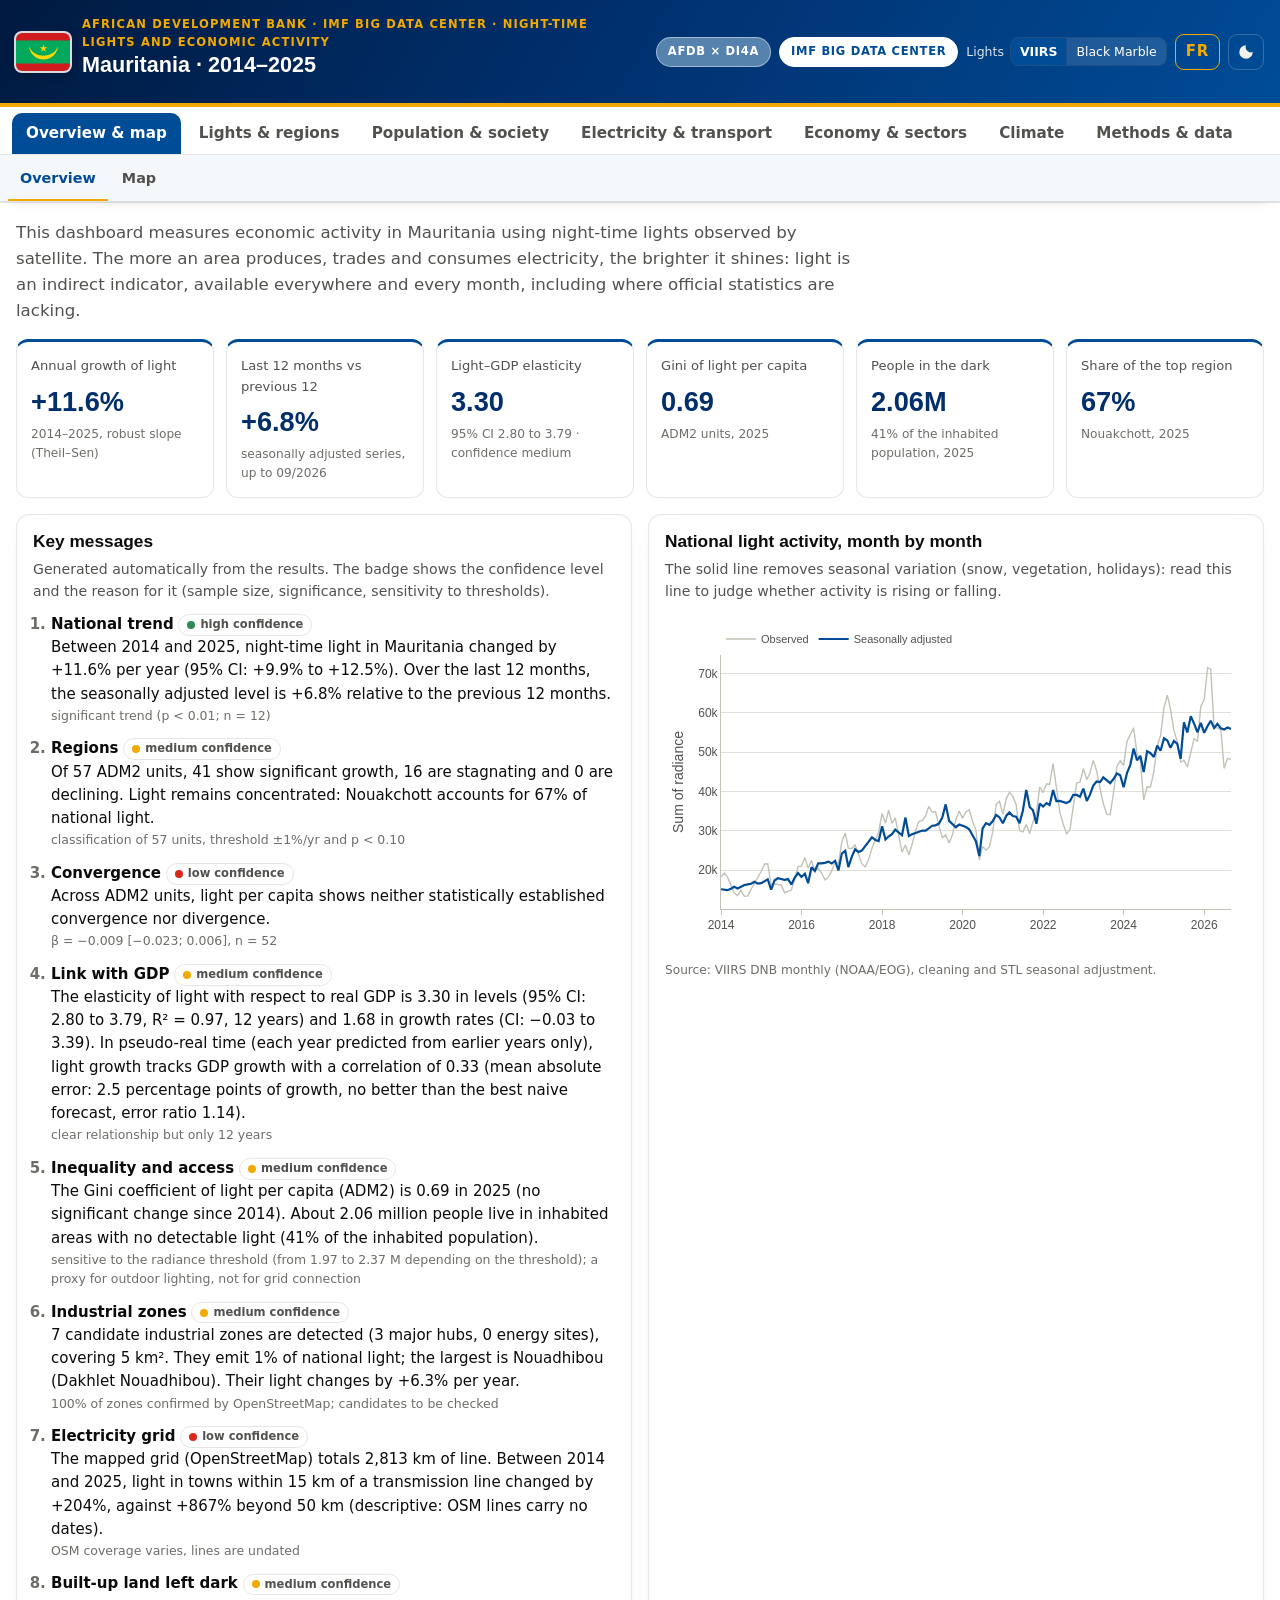
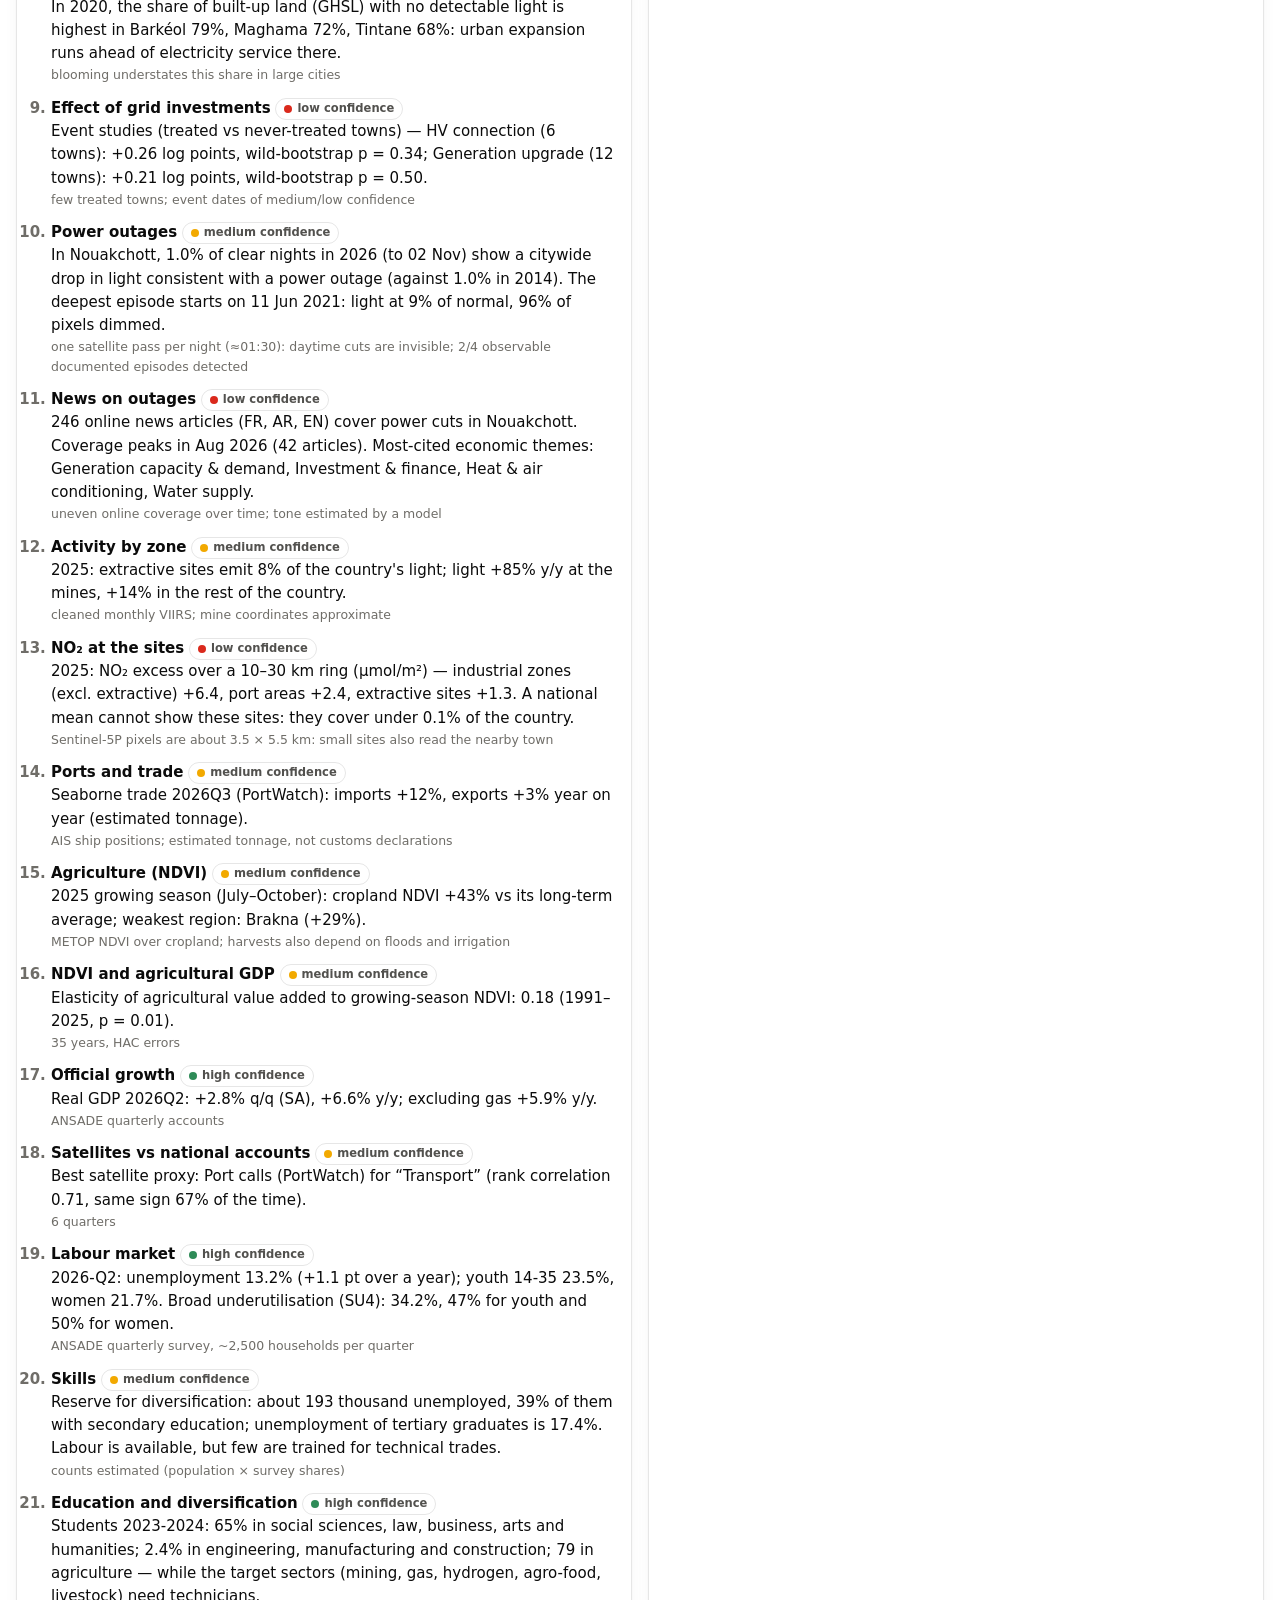
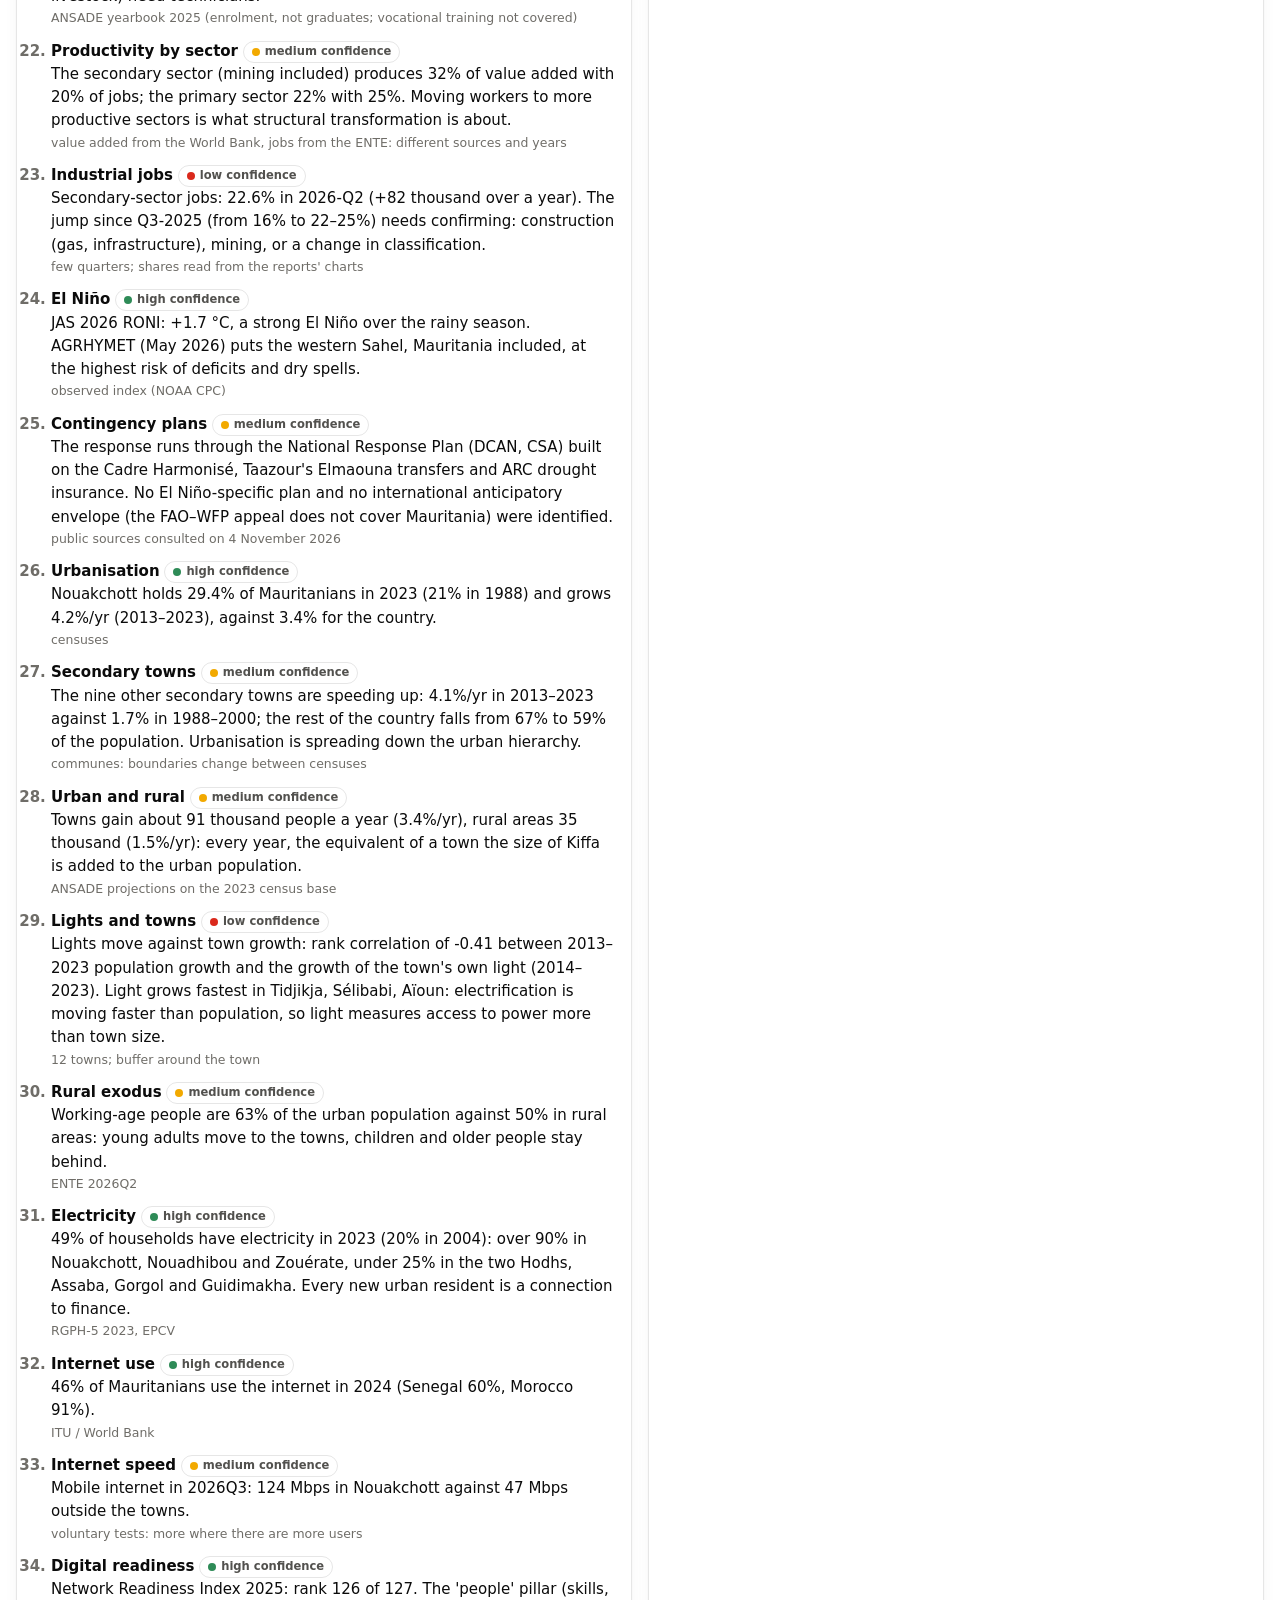
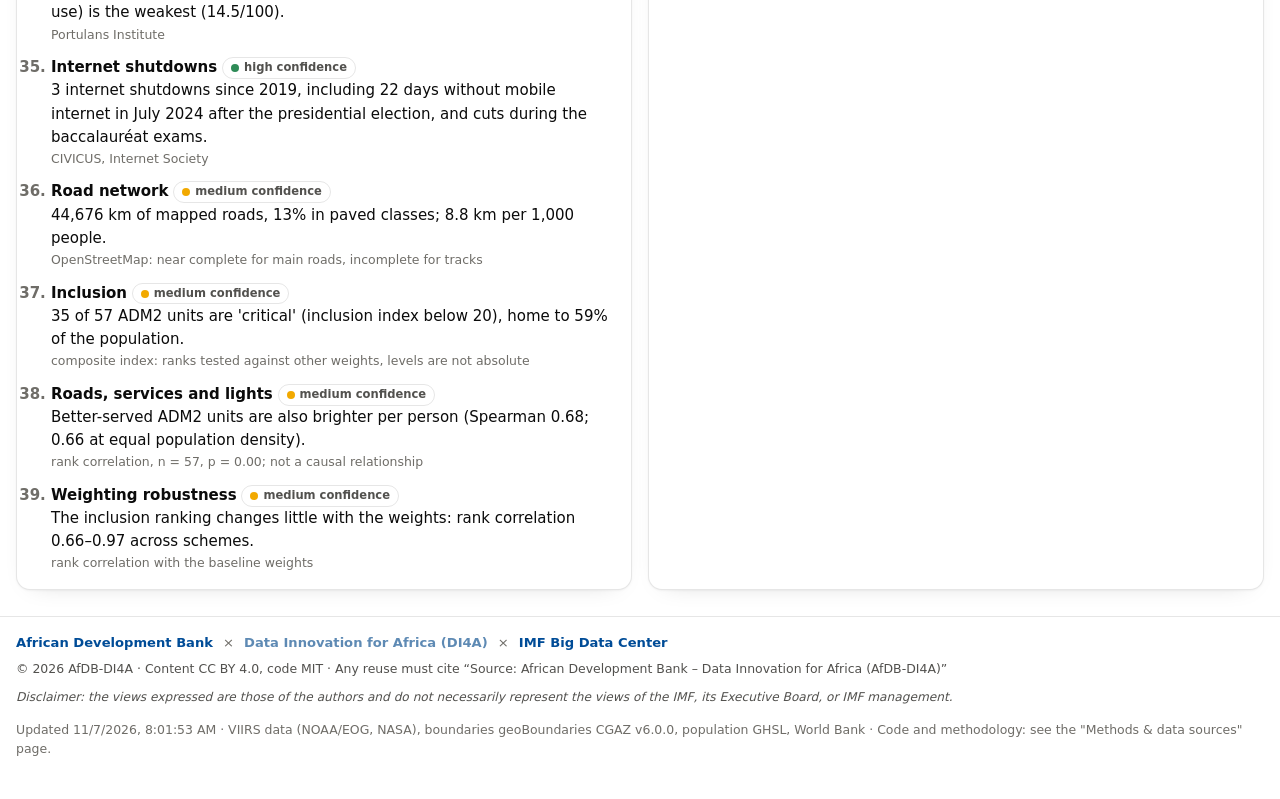
<file: index.html>
<!DOCTYPE html>
<html lang="en">
<head>
<meta charset="utf-8">
<meta http-equiv="Cache-Control" content="no-cache">
<meta name="viewport" content="width=device-width, initial-scale=1, viewport-fit=cover">
<title>Night-Time Lights and Economic Activity</title>
<meta name="description" content="Dashboard: economic activity measured with night-time lights (VIIRS) at national and subnational levels.">
<link rel="icon" href="data:image/svg+xml,%3Csvg xmlns='http://www.w3.org/2000/svg' viewBox='0 0 32 32'%3E%3Crect width='32' height='32' rx='7' fill='%23004C97'/%3E%3Ccircle cx='11' cy='13' r='3' fill='%23F5BD47'/%3E%3Ccircle cx='21' cy='19' r='2' fill='%23F5BD47'/%3E%3Ccircle cx='19' cy='9' r='1.4' fill='%23fde7a6'/%3E%3C/svg%3E">
<link rel="stylesheet" href="assets/vendor/leaflet.css?v=20261107080153">
<link rel="stylesheet" href="assets/style.css?v=20261107080153">
<script>
  // apply the stored theme before first paint (no flash)
  try { const t = localStorage.getItem("ntl-theme"); if (t === "light" || t === "dark") document.documentElement.dataset.theme = t; } catch (e) {}
</script>
</head>
<body>
<a class="skip" href="#main">Skip to content</a>
<header class="topbar">
  <div class="brand">
    <img id="flag" class="flag" alt="Flag" hidden>
    <div>
      <div class="eyebrow">African Development Bank · IMF Big Data Center · Night-time lights and economic activity</div>
      <h1 id="country-title">Loading…</h1>
    </div>
  </div>
  <div class="controls">
    <span class="cobrand">AfDB × DI4A</span>
    <span class="cobrand imf">IMF Big Data Center</span>
    <div id="ntl-src" class="ntl-src" hidden></div>
    <a id="lang-switch" class="lang-btn" href="#" title="Version française" hreflang="fr">FR</a>
    <label class="sr" for="country-select">Country</label>
    <select id="country-select" hidden></select>
    <button id="theme-toggle" class="icon-btn" type="button" aria-label="Toggle theme" title="Light / dark theme">
      <svg viewBox="0 0 24 24" width="18" height="18" aria-hidden="true"><path fill="currentColor" d="M12 3a9 9 0 1 0 9 9 7 7 0 0 1-9-9z"/></svg>
    </button>
  </div>
</header>
<div id="synthetic-banner" class="banner" hidden role="alert">
  ⚠️ <strong>Synthetic test data</strong>: this dashboard is only meant to check the processing pipeline.
  None of the figures shown are real statistics.
</div>
<nav class="topics" aria-label="Topics">
  <a href="#overview" data-topic="home">Overview & map</a>
  <a href="#time" data-topic="lights">Lights & regions</a>
  <a href="#urban" data-topic="people">Population & society</a>
  <a href="#grid" data-topic="energy">Electricity &amp; transport</a>
  <a href="#macro" data-topic="economy">Economy & sectors</a>
  <a href="#climate" data-topic="climate">Climate</a>
  <a href="#method" data-topic="about">Methods & data</a>
</nav>
<nav class="tabs" aria-label="Pages">
  <a href="#overview" data-page="overview" data-topic="home">Overview</a>
  <a href="#map" data-page="map" data-topic="home">Map</a>
  <a href="#time" data-page="time" data-topic="lights">Trends</a>
  <a href="#regions" data-page="regions" data-topic="lights">Regions</a>
  <a href="#inequality" data-page="inequality" data-topic="lights">Inequality</a>
  <a href="#urban" data-page="urban" data-topic="people">Population &amp; urbanisation</a>
  <a href="#labour" data-page="labour" data-topic="people">Labour market</a>
  <a href="#digital" data-page="digital" data-topic="people">Digital</a>
  <a href="#grid" data-page="grid" data-topic="energy">Electricity grid</a>
  <a href="#outages" data-page="outages" data-topic="energy">Power outages</a>
  <a href="#transport" data-page="transport" data-topic="energy">Transport &amp; services</a>
  <a href="#macro" data-page="macro" data-topic="economy">Growth</a>
  <a href="#industry" data-page="industry" data-topic="economy">Industrial zones</a>
  <a href="#zones" data-page="zones" data-topic="economy">Activity by zone</a>
  <a href="#ports" data-page="ports" data-topic="economy">Ports &amp; trade</a>
  <a href="#agri" data-page="agri" data-topic="economy">Agriculture</a>
  <a href="#climate" data-page="climate" data-topic="climate">Climate</a>
  <a href="#method" data-page="method" data-topic="about">Methods &amp; data sources</a>
  <a href="#data" data-page="data" data-topic="about">Data</a>
</nav>

<main id="main" class="wrap">
  <!-- ================================ OVERVIEW ================================ -->
  <section class="page" id="page-overview">
    <p class="lede" id="lede"></p>
    <div class="kpis" id="kpis"></div>
    <div class="grid two">
      <article class="card">
        <h2>Key messages</h2>
        <p class="help">Generated automatically from the results. The badge shows the confidence level
          and the reason for it (sample size, significance, sensitivity to thresholds).</p>
        <ol class="messages" id="messages"></ol>
      </article>
      <article class="card">
        <h2>National light activity, month by month</h2>
        <p class="help">The solid line removes seasonal variation (snow, vegetation, holidays): read this line
          to judge whether activity is rising or falling.</p>
        <div class="chart" id="ov-series"></div>
        <p class="source">Source: VIIRS DNB monthly (NOAA/EOG), cleaning and STL seasonal adjustment.</p>
      </article>
    </div>
  </section>

  <!-- ================================ MAP ================================ -->
  <section class="page" id="page-map" hidden>
    <div class="card map-card">
      <div class="map-toolbar" role="group" aria-label="Map options">
        <div class="seg" id="map-mode">
          <button type="button" data-mode="choro" class="on">Indicators</button>
          <button type="button" data-mode="ntl">Lights</button>
          <button type="button" data-mode="compare">Before / after</button>
          <button type="button" data-mode="dark">Areas in the dark</button>
        </div>
        <label class="ctl" data-for="choro">Level
          <select id="map-level"></select></label>
        <label class="ctl" data-for="choro">Indicator
          <select id="map-indicator"></select></label>
        <label class="ctl" data-for="choro">Year
          <select id="map-ind-year"></select></label>
        <div class="ctl" data-for="ntl">
          <button type="button" id="map-play" class="play-btn" aria-label="Play the animation" title="Play the animation">▶</button>
          <label for="map-year">Year <span id="year-label" class="mono"></span></label>
          <input type="range" id="map-year" min="0" max="0" step="1" aria-label="Year"></div>
        <label class="ctl" data-for="compare">Left <select id="cmp-a"></select></label>
        <label class="ctl" data-for="compare">Right <select id="cmp-b"></select></label>
      </div>
      <div class="map-wrap">
        <div id="map" class="map" role="region" aria-label="Interactive map"></div>
        <div id="map-b" class="map map-b" hidden aria-hidden="true"></div>
        <div class="map-legend" id="map-legend"></div>
        <div class="map-fallback" id="map-fallback" hidden style="display:none"></div>
        <div class="map-year" id="map-year-badge" hidden></div>
        <div class="map-year b" id="map-year-badge-b" hidden></div>
      </div>
      <p class="help" id="map-help"></p>
      <p class="source" id="map-source"></p>
    </div>
  </section>

  <!-- ================================ TIME ================================ -->
  <section class="page" id="page-time" hidden>
    <article class="card">
      <h2>National series: observed, seasonally adjusted, trend</h2>
      <p class="help">Grey bands mark known events; purple lines, statistically detected structural breaks;
        orange dots, anomalous months (deviation of at least 5% after removing seasonality).</p>
      <div class="chart tall" id="t-series"></div>
      <p class="source">Source: VIIRS DNB monthly (VCMSLCFG); robust STL on log(SoL); breaks from piecewise-linear segmentation.</p>
    </article>
    <div class="grid two">
      <article class="card">
        <h2>Year-on-year growth (same month)</h2>
        <p class="help">Comparing a month with the same month of the previous year neutralises seasonality.</p>
        <div class="chart" id="t-yoy"></div>
        <p class="source">Source: VIIRS DNB monthly; own calculations.</p>
      </article>
      <article class="card">
        <h2>Regions (ADM1), seasonally adjusted series</h2>
        <p class="help">Index 100 = first-year average: this compares growth paths, not sizes.</p>
        <div class="chart" id="t-regions"></div>
        <p class="source">Source: VIIRS DNB monthly; STL by region.</p>
      </article>
    </div>
    <h2 class="section-title">Lights and GDP</h2>
    <div class="grid two">
      <article class="card">
        <h3>Relationship between log(lights) and log(real GDP)</h3>
        <p class="help">The slope β is the elasticity: on average, +1% GDP is associated with +β% light.</p>
        <div class="chart" id="g-scatter"></div>
        <div id="g-table"></div>
        <p class="source">Sources: VIIRS VNL V2 annual; World Bank (NY.GDP.MKTP.KD); OLS, HAC standard errors.</p>
      </article>
      <article class="card">
        <h3>GDP growth: official and estimated from lights</h3>
        <p class="help">Out-of-sample estimate: each year is predicted without using it. The last point,
          if any, estimates a year not yet covered by official statistics.</p>
        <div class="chart" id="g-track"></div>
        <p class="source">Sources: World Bank; VIIRS monthly aggregated by year; growth-rate model.</p>
      </article>
    </div>
  </section>

  <!-- ================================ REGIONS ================================ -->
  <section class="page" id="page-regions" hidden>
    <div class="toolbar">
      <div class="seg" id="reg-level"></div>
      <input type="search" id="reg-search" placeholder="Search for a unit…" aria-label="Search for a unit">
    </div>
    <div class="grid two">
      <article class="card">
        <h2>Who is growing, stagnating or declining?</h2>
        <p class="help">Robust annual growth (Theil–Sen slope) with its 95% interval. "Growth" and
          "Decline" require a statistically significant trend of at least ±1%/year.</p>
        <div class="chart tall" id="r-rank"></div>
        <p class="source">Source: VIIRS VNL V2 annual, gas flares masked.</p>
      </article>
      <article class="card">
        <h2>Where is activity concentrated?</h2>
        <p class="help">Share of national light emitted by the brightest unit and by the brightest 10% of units.</p>
        <div class="chart" id="r-conc"></div>
        <h3>Convergence</h3>
        <p class="help">Each point is a unit: growth of light per capita against its initial level.
          A negative slope means the least-lit units are catching up.</p>
        <div class="chart" id="r-beta"></div>
        <p class="source">Source: VIIRS VNL V2; population GHSL/WorldPop.</p>
      </article>
    </div>
    <article class="card flush">
      <div class="table-wrap"><table id="r-table" class="data"></table></div>
    </article>
  </section>

  <!-- ================================ INEQUALITY ================================ -->
  <section class="page" id="page-inequality" hidden>
    <div class="grid two">
      <article class="card">
        <h2>Lorenz curve of light</h2>
        <p class="help">The further the curve lies from the diagonal, the more light (and the activity it reflects) is
          concentrated in a small share of the population.</p>
        <div class="chart" id="i-lorenz"></div>
        <p class="source">Source: VIIRS VNL V2; population GHSL/WorldPop; light per capita of units.</p>
      </article>
      <article class="card">
        <h2>Gini and Theil over time</h2>
        <p class="help">The Theil index decomposes into inequality <em>between</em> regions and <em>within</em> regions.</p>
        <div class="chart" id="i-gini"></div>
        <div class="chart short" id="i-theil"></div>
        <p class="source">Source: calculations on VIIRS VNL V2 and population.</p>
      </article>
    </div>
    <h2 class="section-title">Populations "in the dark"</h2>
    <div class="grid two">
      <article class="card">
        <h3>Population in lit settled areas and access to electricity</h3>
        <p class="help">Share of the settled population living in pixels lit in EOG's cleaned annual image (background and
          short-lived lights removed), against the World Bank access rate. Band: cut-offs of 0.25 to 1 nW on the same image.</p>
        <div class="chart" id="i-dark"></div>
        <p class="source">Sources: VIIRS VNL V2, EOG cleaned image (average_masked); GHSL/WorldPop; World Bank (EG.ELC.ACCS.ZS).</p>
      </article>
      <article class="card">
        <h3>Where are they?</h3>
        <div class="chart tall" id="i-dark-units"></div>
        <p class="source">Source: VIIRS VNL V2; GHSL/WorldPop.</p>
      </article>
    </div>
    <article class="card">
      <h3>Urban / rural gap</h3>
      <p class="help">Light per capita in urban areas divided by that in rural areas (GHSL degree of urbanisation).</p>
      <div class="chart short" id="i-urban"></div>
    </article>
  </section>

  <!-- ================================ METHOD ================================ -->
  <!-- ================================ INDUSTRY ================================ -->
  <section class="page" id="page-industry" hidden>
    <p class="lede" id="ind-lede"></p>
    <div class="kpis" id="ind-kpis"></div>
    <div class="card map-card ind-card">
      <div class="map-toolbar" role="group" aria-label="Zone filters">
        <div class="seg" id="ind-filter">
          <button type="button" data-c="all" class="on">All</button>
          <button type="button" data-c="major">Major hubs</button>
          <button type="button" data-c="zone">Industrial / logistics zones</button>
          <button type="button" data-c="energy">Energy / extraction</button>
        </div>
        <label class="ctl"><input type="checkbox" id="ind-ntl" checked> Night lights in the background</label>
        <label class="ctl"><input type="checkbox" id="ind-poly" checked> Zone outlines</label>
      </div>
      <div class="map-wrap ind-wrap">
        <div id="imap" class="map" role="region" aria-label="Map of industrial zones"></div>
        <div class="map-legend" id="ind-legend"></div>
      </div>
      <p class="help">Each circle is a candidate zone; its area is proportional to the light it emits. Hover to identify it,
        click for its profile (light trend, non-residential buildings, NO₂, OpenStreetMap validation).</p>
      <p class="source">Sources: VIIRS VNL V2 (NOAA/EOG), GHSL BUILT-S R2023A (non-residential built-up) and GHS-POP (JRC),
        Sentinel-5P TROPOMI NO₂ (ESA/Copernicus), OpenStreetMap (validation); computed on Google Earth Engine.</p>
    </div>
    <div class="grid two">
      <article class="card">
        <h2>The 15 zones emitting the most light</h2>
        <p class="help">Share of national light emitted by each zone (latest year), colour = zone type.</p>
        <div class="chart tall" id="ind-top"></div>
      </article>
      <article class="card">
        <h2>Industrial signature of the zones</h2>
        <p class="help">The further right (mostly non-residential buildings) and the higher (much light per resident), the
          more industrial the profile. Size = light emitted.</p>
        <div class="chart tall" id="ind-scatter"></div>
      </article>
    </div>
    <article class="card">
      <h2>All detected zones</h2>
      <p class="help">Click a row to centre the map on the zone. Sortable columns.</p>
      <div class="table-wrap ind-table-wrap"><table class="data" id="ind-table"></table></div>
    </article>
    <article class="card prose">
      <h2>Method, validation and limitations</h2>
      <div id="ind-method"></div>
    </article>
  </section>

  <!-- ======================= GROWTH / AGRICULTURE / ZONES / PORTS (rendered by assets/econ.js) ======================= -->
  <section class="page" id="page-macro" hidden></section>
  <section class="page" id="page-agri" hidden></section>
  <section class="page" id="page-zones" hidden></section>
  <section class="page" id="page-ports" hidden></section>
  <section class="page" id="page-urban" hidden></section>
  <section class="page" id="page-labour" hidden></section>
  <section class="page" id="page-digital" hidden></section>
  <section class="page" id="page-climate" hidden></section>

  <!-- ======================= ELECTRICITY GRID / OUTAGES (rendered by assets/elec.js) ======================= -->
  <section class="page" id="page-grid" hidden></section>
  <section class="page" id="page-outages" hidden></section>
  <section class="page" id="page-transport" hidden></section>

  <section class="page prose" id="page-method" hidden>
    <article class="card"><div id="method"></div></article>
  </section>

  <!-- ================================ DATA ================================ -->
  <section class="page" id="page-data" hidden>
    <article class="card">
      <h2>Download the data</h2>
      <p class="help">All tables shown can be downloaded. Licences: VIIRS and Black Marble (public domain,
        attribution requested), geoBoundaries and WorldPop (CC BY 4.0), GHSL (CC BY 4.0), World Bank (CC BY 4.0), Ookla Speedtest open data (CC BY-NC-SA 4.0, non-commercial use).</p>
      <p class="lic-note"><b>© 2026 AfDB-DI4A — CC BY 4.0.</b> Any reuse of these tables, maps or figures must cite: <b>“Source: African Development Bank – Data Innovation for Africa (AfDB-DI4A)”</b>. Full terms in <code>LICENSE.txt</code>.</p>
      <p class="lic-note"><b>Disclaimer: the views expressed are those of the authors and do not necessarily represent the views of the IMF, its Executive Board, or IMF management.</b></p>
      <ul class="downloads" id="downloads"></ul>
    </article>
  </section>
</main>
<footer class="foot wrap">
  <div class="foot-brand">
    <span class="fb-afdb">African Development Bank</span>
    <span class="fb-x">×</span>
    <span class="fb-di4a">Data Innovation for Africa (DI4A)</span>
    <span class="fb-x">×</span>
    <span class="fb-imf">IMF Big Data Center</span>
    <span class="fb-lic">© 2026 AfDB-DI4A · Content CC BY 4.0, code MIT · Any reuse must cite “Source: African Development Bank – Data Innovation for Africa (AfDB-DI4A)”</span>
    <p class="disclaimer">Disclaimer: the views expressed are those of the authors and do not necessarily represent the views of the IMF, its Executive Board, or IMF management.</p>
  </div>
  <p id="foot"></p>
</footer>

<script src="assets/vendor/leaflet.js?v=20261107080153"></script>
<script>window.L || document.write('<link rel="stylesheet" href="https://unpkg.com/leaflet@1.9.4/dist/leaflet.css"><script src="https://unpkg.com/leaflet@1.9.4/dist/leaflet.js"><\/script>')</script>
<script src="assets/vendor/plotly.min.js?v=20261107080153" charset="utf-8"></script>
<script>window.Plotly || document.write('<script src="https://cdn.jsdelivr.net/npm/plotly.js-dist-min@2.35.2/plotly.min.js" charset="utf-8"><\/script>')</script>
<script src="assets/app.js?v=20261107080153"></script>
<script src="assets/elec.js?v=20261107080153"></script>
<script src="assets/econ.js?v=20261107080153"></script>
<script src="assets/lc.js?v=20261107080153"></script>
<script src="assets/ud.js?v=20261107080153"></script>
<script src="assets/tr.js?v=20261107080153"></script>
</body>
</html>
</file>
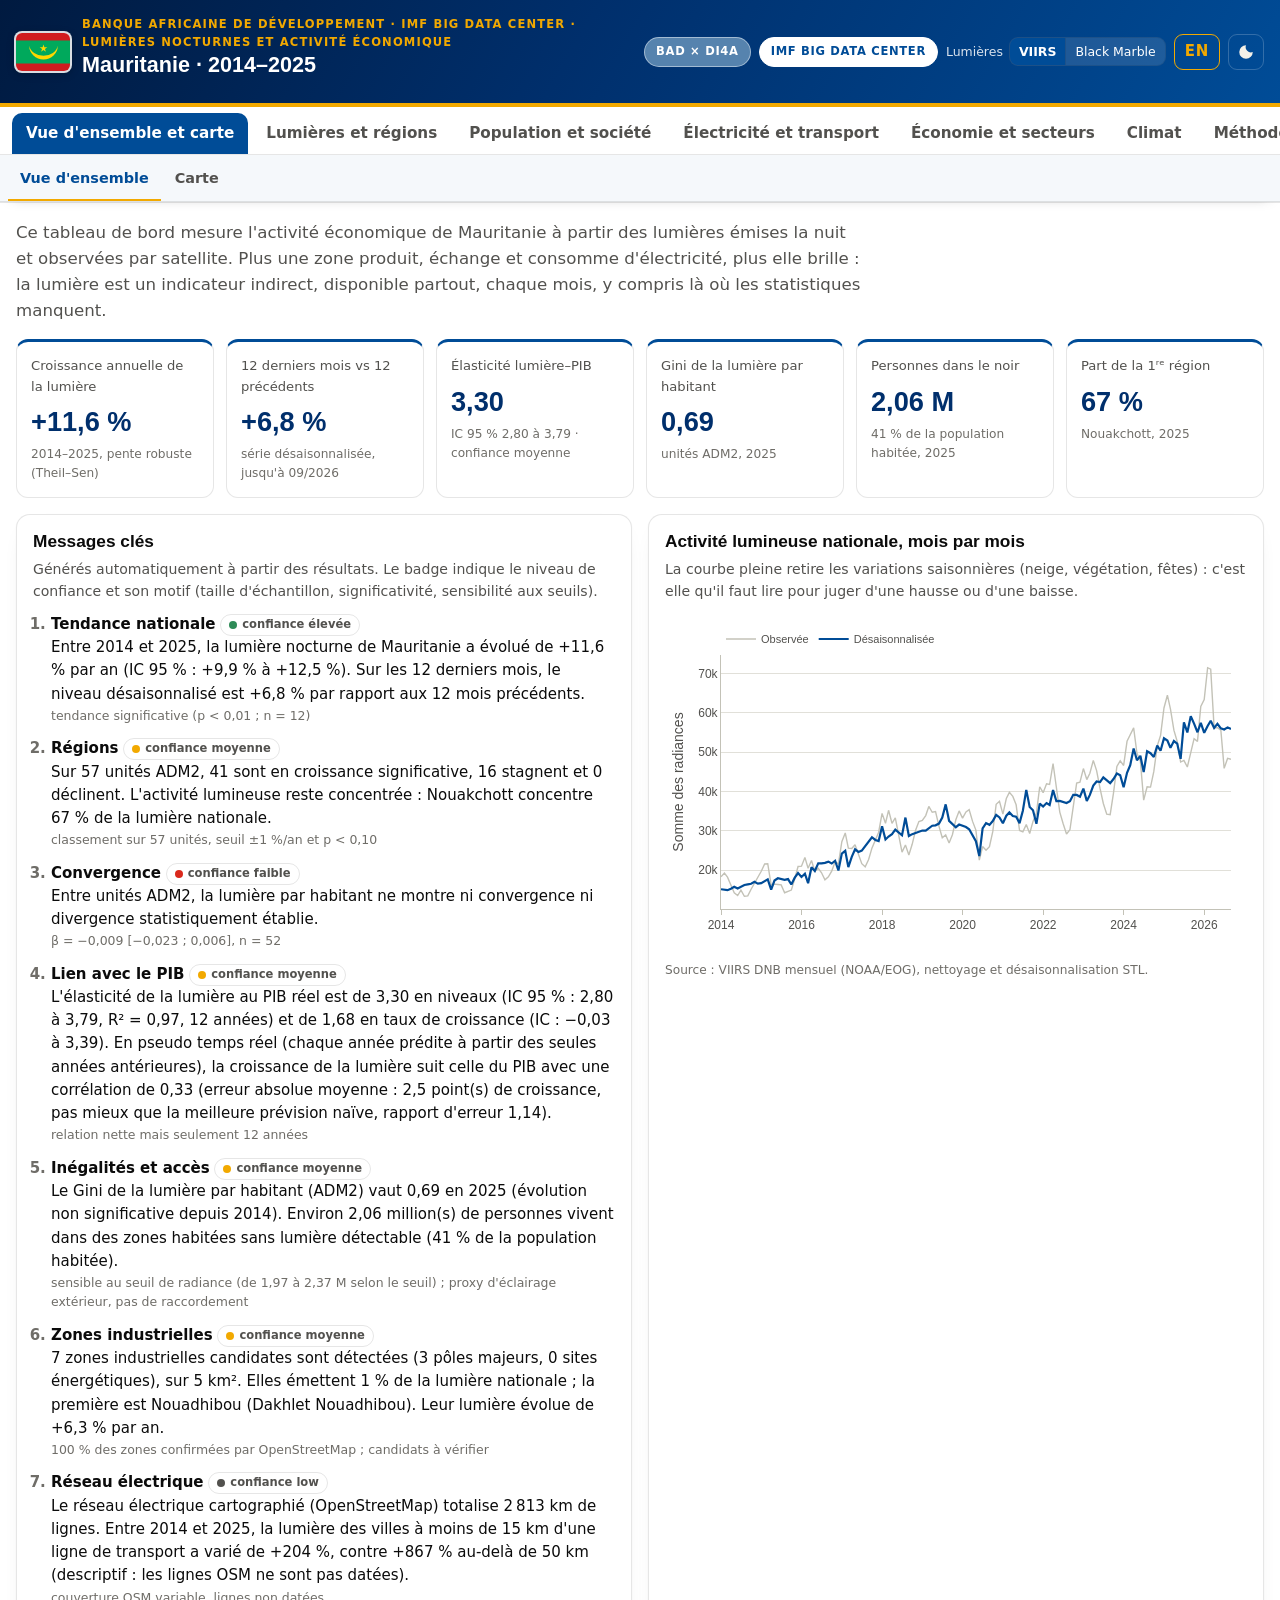
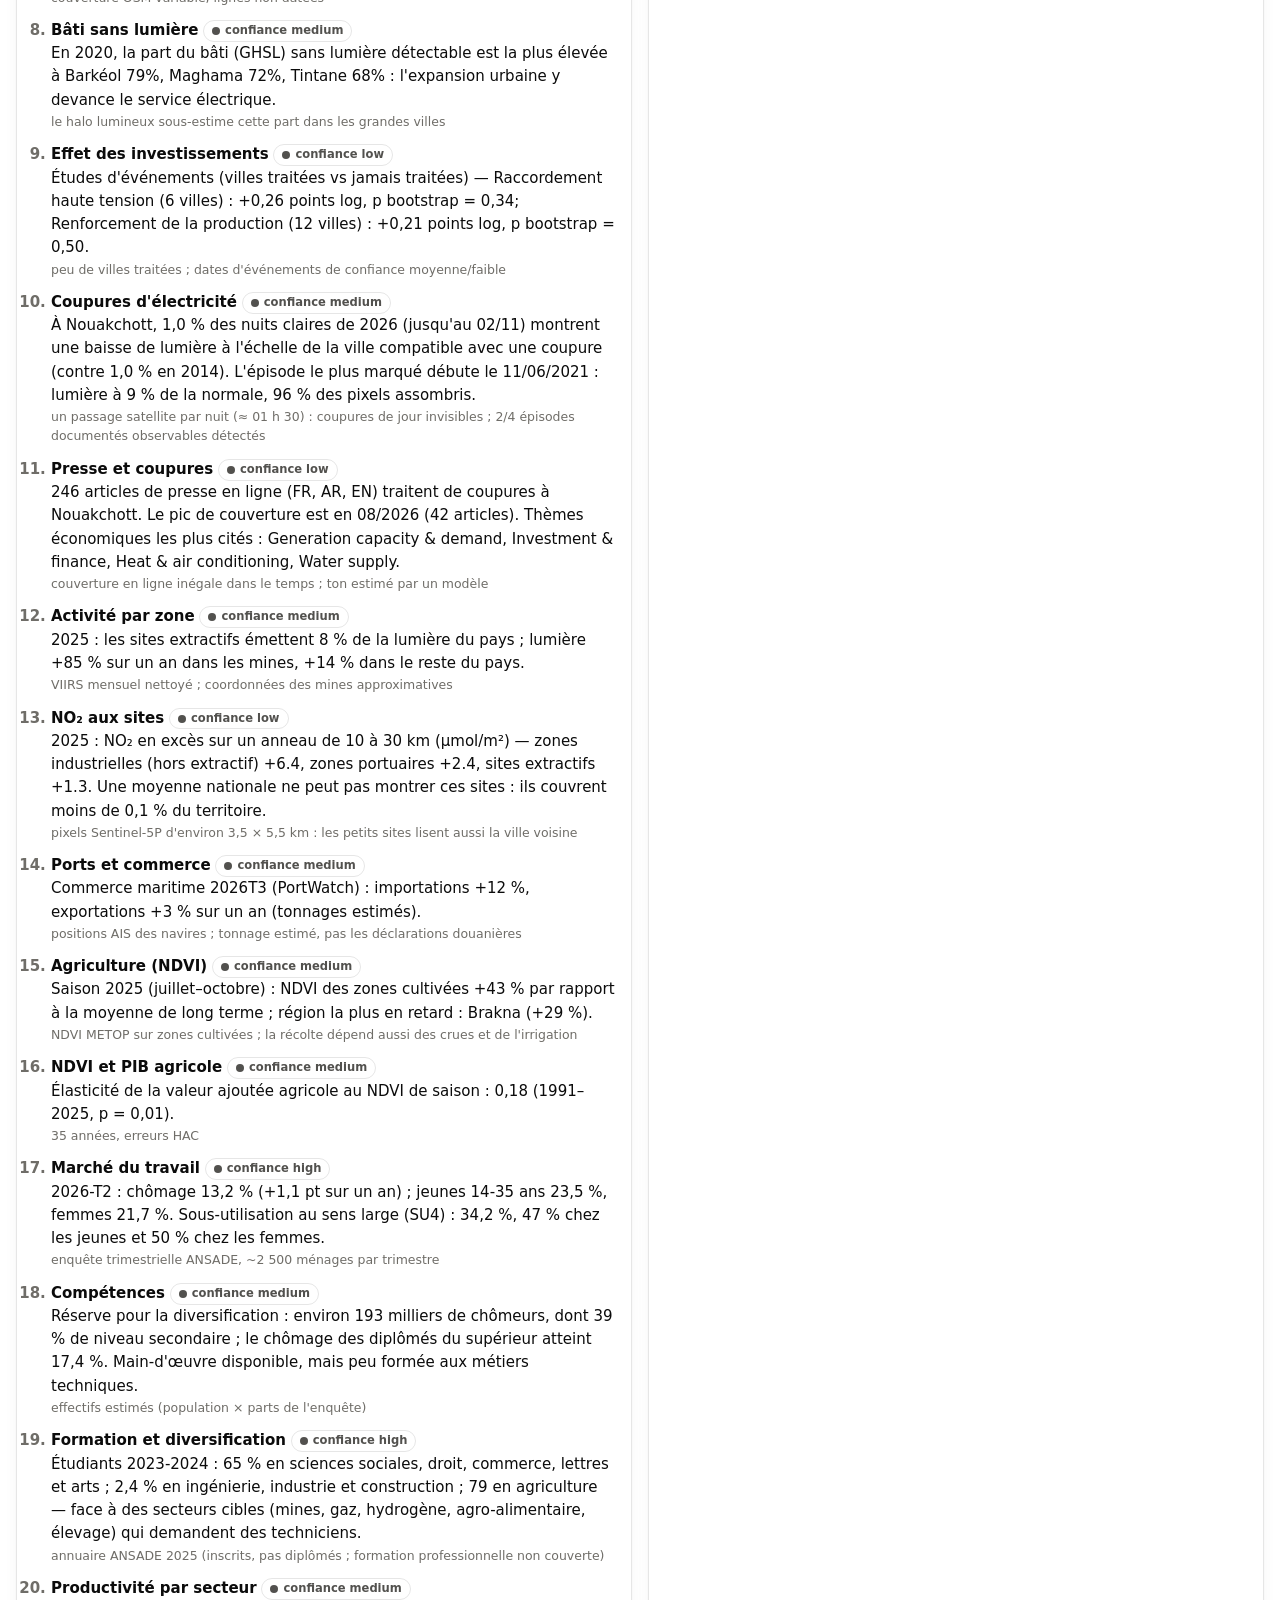
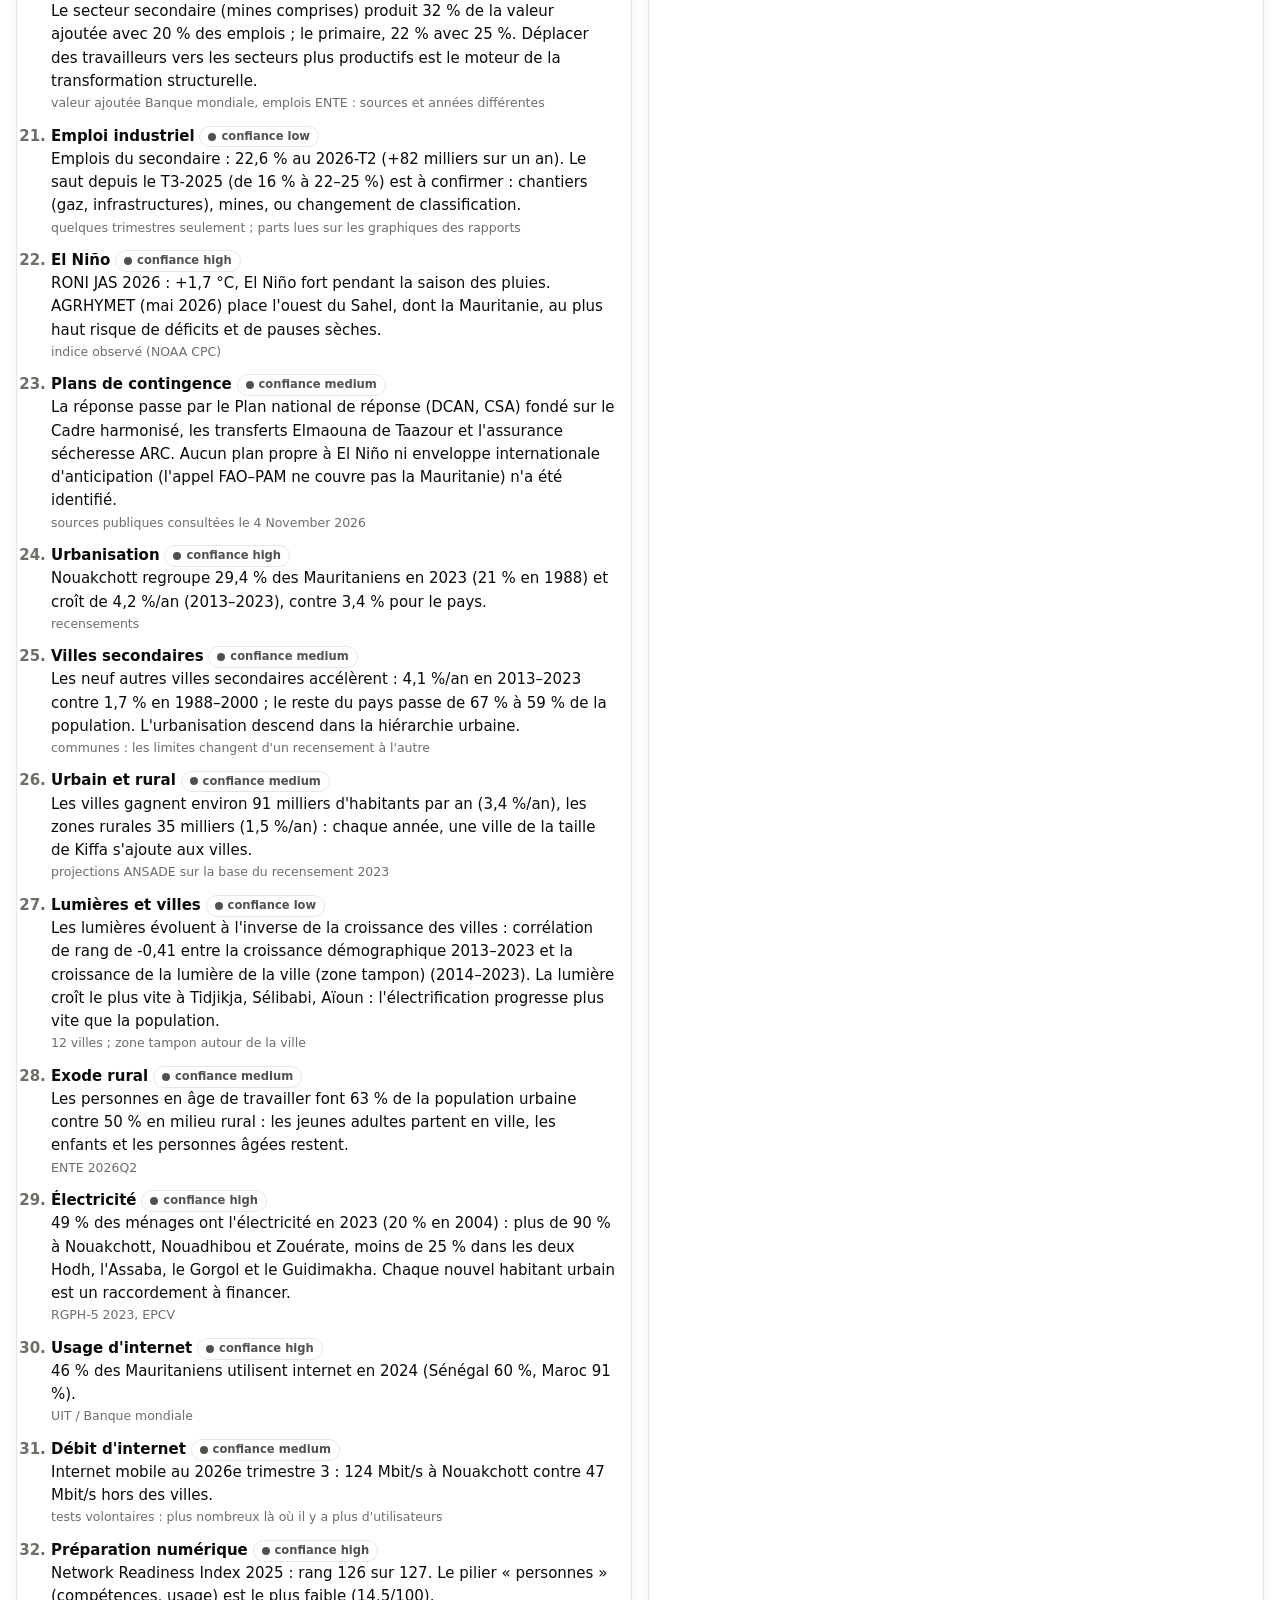
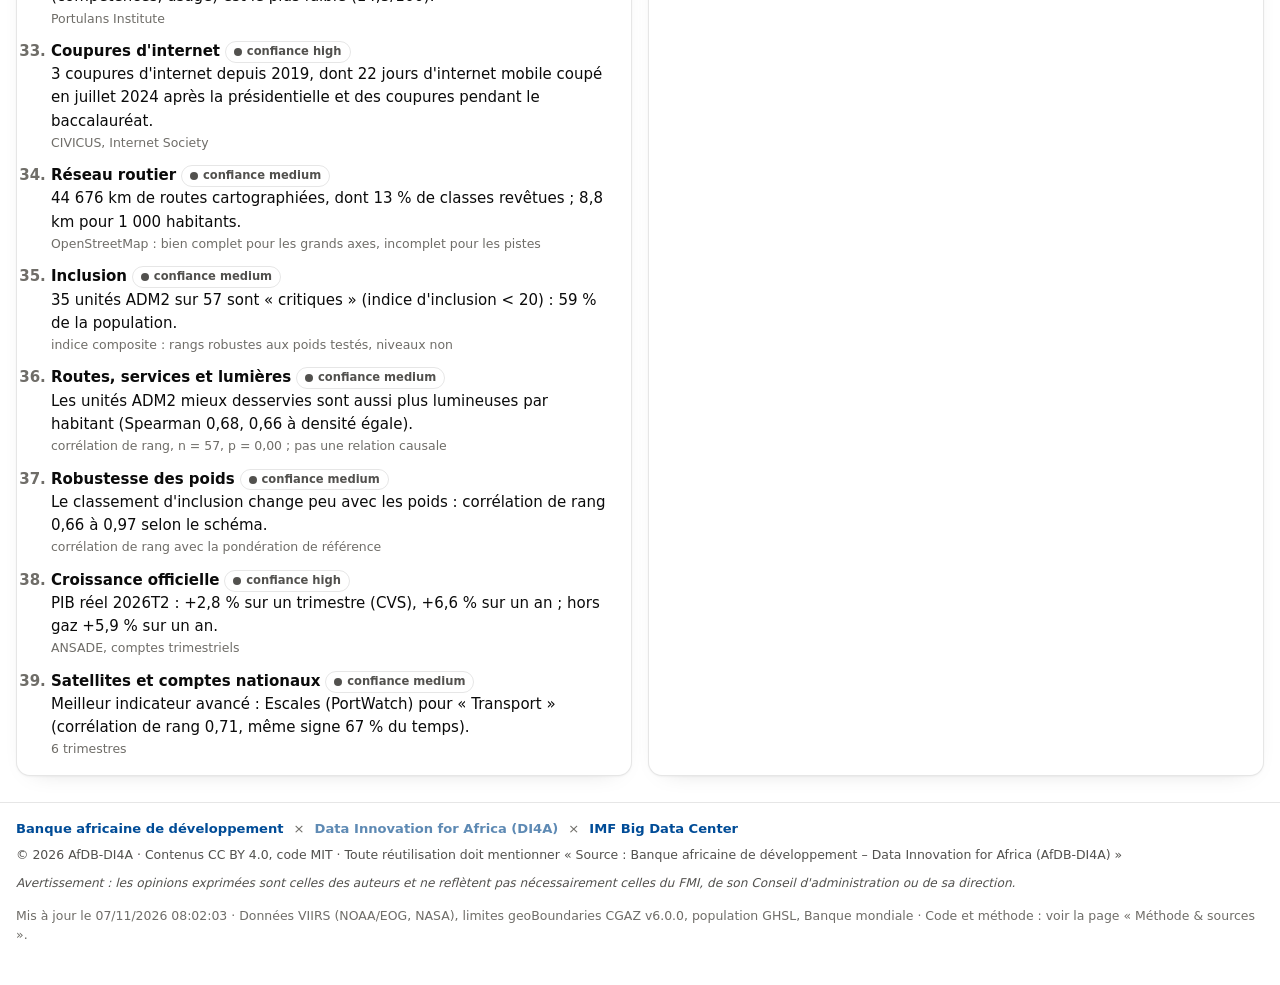
<file: fr/index.html>
<!DOCTYPE html>
<html lang="fr">
<head>
<meta charset="utf-8">
<meta http-equiv="Cache-Control" content="no-cache">
<meta name="viewport" content="width=device-width, initial-scale=1, viewport-fit=cover">
<title>Lumières nocturnes et activité économique</title>
<meta name="description" content="Tableau de bord : l'activité économique mesurée par les lumières nocturnes (VIIRS), aux niveaux national et régional.">
<link rel="icon" href="data:image/svg+xml,%3Csvg xmlns='http://www.w3.org/2000/svg' viewBox='0 0 32 32'%3E%3Crect width='32' height='32' rx='7' fill='%23004C97'/%3E%3Ccircle cx='11' cy='13' r='3' fill='%23F5BD47'/%3E%3Ccircle cx='21' cy='19' r='2' fill='%23F5BD47'/%3E%3Ccircle cx='19' cy='9' r='1.4' fill='%23fde7a6'/%3E%3C/svg%3E">
<link rel="stylesheet" href="assets/vendor/leaflet.css?v=20261107080203">
<link rel="stylesheet" href="assets/style.css?v=20261107080203">
<script>
  // apply the stored theme before first paint (no flash)
  try { const t = localStorage.getItem("ntl-theme"); if (t === "light" || t === "dark") document.documentElement.dataset.theme = t; } catch (e) {}
</script>
</head>
<body>
<a class="skip" href="#main">Aller au contenu</a>
<header class="topbar">
  <div class="brand">
    <img id="flag" class="flag" alt="Drapeau" hidden>
    <div>
      <div class="eyebrow">Banque africaine de développement · IMF Big Data Center · Lumières nocturnes et activité économique</div>
      <h1 id="country-title">Chargement…</h1>
    </div>
  </div>
  <div class="controls">
    <span class="cobrand">BAD × DI4A</span>
    <span class="cobrand imf">IMF Big Data Center</span>
    <div id="ntl-src" class="ntl-src" hidden></div>
    <a id="lang-switch" class="lang-btn" href="#" title="English version" hreflang="en">EN</a>
    <label class="sr" for="country-select">Pays</label>
    <select id="country-select" hidden></select>
    <button id="theme-toggle" class="icon-btn" type="button" aria-label="Changer de thème" title="Thème clair / sombre">
      <svg viewBox="0 0 24 24" width="18" height="18" aria-hidden="true"><path fill="currentColor" d="M12 3a9 9 0 1 0 9 9 7 7 0 0 1-9-9z"/></svg>
    </button>
  </div>
</header>
<div id="synthetic-banner" class="banner" hidden role="alert">
  ⚠️ Données <strong>synthétiques de test</strong> : ce tableau de bord sert à vérifier la chaîne de traitement.
  Aucun chiffre affiché n'est une statistique réelle.
</div>
<nav class="topics" aria-label="Thèmes">
  <a href="#overview" data-topic="home">Vue d'ensemble et carte</a>
  <a href="#time" data-topic="lights">Lumières et régions</a>
  <a href="#urban" data-topic="people">Population et société</a>
  <a href="#grid" data-topic="energy">Électricité et transport</a>
  <a href="#macro" data-topic="economy">Économie et secteurs</a>
  <a href="#climate" data-topic="climate">Climat</a>
  <a href="#method" data-topic="about">Méthode et données</a>
</nav>
<nav class="tabs" aria-label="Pages">
  <a href="#overview" data-page="overview" data-topic="home">Vue d'ensemble</a>
  <a href="#map" data-page="map" data-topic="home">Carte</a>
  <a href="#time" data-page="time" data-topic="lights">Évolution</a>
  <a href="#regions" data-page="regions" data-topic="lights">Régions</a>
  <a href="#inequality" data-page="inequality" data-topic="lights">Inégalités</a>
  <a href="#urban" data-page="urban" data-topic="people">Population et urbanisation</a>
  <a href="#labour" data-page="labour" data-topic="people">Marché du travail</a>
  <a href="#digital" data-page="digital" data-topic="people">Numérique</a>
  <a href="#grid" data-page="grid" data-topic="energy">Réseau électrique</a>
  <a href="#outages" data-page="outages" data-topic="energy">Coupures d'électricité</a>
  <a href="#transport" data-page="transport" data-topic="energy">Transport et services</a>
  <a href="#macro" data-page="macro" data-topic="economy">Croissance</a>
  <a href="#industry" data-page="industry" data-topic="economy">Zones industrielles</a>
  <a href="#zones" data-page="zones" data-topic="economy">Activité par zone</a>
  <a href="#ports" data-page="ports" data-topic="economy">Ports et commerce</a>
  <a href="#agri" data-page="agri" data-topic="economy">Agriculture</a>
  <a href="#climate" data-page="climate" data-topic="climate">Climat</a>
  <a href="#method" data-page="method" data-topic="about">Méthode &amp; sources</a>
  <a href="#data" data-page="data" data-topic="about">Données</a>
</nav>

<main id="main" class="wrap">
  <!-- ================================ OVERVIEW ================================ -->
  <section class="page" id="page-overview">
    <p class="lede" id="lede"></p>
    <div class="kpis" id="kpis"></div>
    <div class="grid two">
      <article class="card">
        <h2>Messages clés</h2>
        <p class="help">Générés automatiquement à partir des résultats. Le badge indique le niveau de confiance
          et son motif (taille d'échantillon, significativité, sensibilité aux seuils).</p>
        <ol class="messages" id="messages"></ol>
      </article>
      <article class="card">
        <h2>Activité lumineuse nationale, mois par mois</h2>
        <p class="help">La courbe pleine retire les variations saisonnières (neige, végétation, fêtes) : c'est elle qu'il faut lire
          pour juger d'une hausse ou d'une baisse.</p>
        <div class="chart" id="ov-series"></div>
        <p class="source">Source : VIIRS DNB mensuel (NOAA/EOG), nettoyage et désaisonnalisation STL.</p>
      </article>
    </div>
  </section>

  <!-- ================================ MAP ================================ -->
  <section class="page" id="page-map" hidden>
    <div class="card map-card">
      <div class="map-toolbar" role="group" aria-label="Options de carte">
        <div class="seg" id="map-mode">
          <button type="button" data-mode="choro" class="on">Indicateurs</button>
          <button type="button" data-mode="ntl">Lumières</button>
          <button type="button" data-mode="compare">Avant / après</button>
          <button type="button" data-mode="dark">Zones dans le noir</button>
        </div>
        <label class="ctl" data-for="choro">Niveau
          <select id="map-level"></select></label>
        <label class="ctl" data-for="choro">Indicateur
          <select id="map-indicator"></select></label>
        <label class="ctl" data-for="choro">Année
          <select id="map-ind-year"></select></label>
        <div class="ctl" data-for="ntl">
          <button type="button" id="map-play" class="play-btn" aria-label="Lire l'animation" title="Lire l'animation">▶</button>
          <label for="map-year">Année <span id="year-label" class="mono"></span></label>
          <input type="range" id="map-year" min="0" max="0" step="1" aria-label="Année"></div>
        <label class="ctl" data-for="compare">Gauche <select id="cmp-a"></select></label>
        <label class="ctl" data-for="compare">Droite <select id="cmp-b"></select></label>
      </div>
      <div class="map-wrap">
        <div id="map" class="map" role="region" aria-label="Carte interactive"></div>
        <div id="map-b" class="map map-b" hidden aria-hidden="true"></div>
        <div class="map-legend" id="map-legend"></div>
        <div class="map-fallback" id="map-fallback" hidden style="display:none"></div>
        <div class="map-year" id="map-year-badge" hidden></div>
        <div class="map-year b" id="map-year-badge-b" hidden></div>
      </div>
      <p class="help" id="map-help"></p>
      <p class="source" id="map-source"></p>
    </div>
  </section>

  <!-- ================================ TIME ================================ -->
  <section class="page" id="page-time" hidden>
    <article class="card">
      <h2>Série nationale : observée, désaisonnalisée, tendance</h2>
      <p class="help">Les bandes grises signalent des événements connus ; les traits violets, des ruptures détectées
        statistiquement ; les points orange, des mois anormaux (écart d'au moins 5 % hors saison).</p>
      <div class="chart tall" id="t-series"></div>
      <p class="source">Source : VIIRS DNB mensuel (VCMSLCFG) ; STL robuste sur log(SoL) ; ruptures par segmentation linéaire.</p>
    </article>
    <div class="grid two">
      <article class="card">
        <h2>Croissance sur un an (même mois)</h2>
        <p class="help">Comparer un mois au même mois de l'année précédente neutralise la saisonnalité.</p>
        <div class="chart" id="t-yoy"></div>
        <p class="source">Source : VIIRS DNB mensuel ; calculs.</p>
      </article>
      <article class="card">
        <h2>Régions (ADM1), série désaisonnalisée</h2>
        <p class="help">Base 100 = moyenne de la première année : on compare des rythmes, pas des tailles.</p>
        <div class="chart" id="t-regions"></div>
        <p class="source">Source : VIIRS DNB mensuel ; STL par région.</p>
      </article>
    </div>
    <h2 class="section-title">Lumières et PIB</h2>
    <div class="grid two">
      <article class="card">
        <h3>Relation log(lumières) – log(PIB réel)</h3>
        <p class="help">La pente β est l'élasticité : +1 % de PIB s'accompagne en moyenne de +β % de lumière.</p>
        <div class="chart" id="g-scatter"></div>
        <div id="g-table"></div>
        <p class="source">Sources : VIIRS VNL V2 annuel ; Banque mondiale (NY.GDP.MKTP.KD) ; MCO, écarts-types HAC.</p>
      </article>
      <article class="card">
        <h3>Croissance du PIB : officielle et estimée par les lumières</h3>
        <p class="help">Estimation « hors échantillon » : chaque année est prédite sans l'utiliser. Le dernier point,
          s'il existe, estime une année que la statistique officielle ne couvre pas encore.</p>
        <div class="chart" id="g-track"></div>
        <p class="source">Sources : Banque mondiale ; VIIRS mensuel agrégé par année ; modèle en taux de croissance.</p>
      </article>
    </div>
  </section>

  <!-- ================================ REGIONS ================================ -->
  <section class="page" id="page-regions" hidden>
    <div class="toolbar">
      <div class="seg" id="reg-level"></div>
      <input type="search" id="reg-search" placeholder="Rechercher une unité…" aria-label="Rechercher une unité">
    </div>
    <div class="grid two">
      <article class="card">
        <h2>Qui croît, qui stagne, qui décline ?</h2>
        <p class="help">Croissance annuelle robuste (pente de Theil–Sen) avec son intervalle à 95 %. « Croissance » et
          « Déclin » exigent une tendance d'au moins ±1 %/an statistiquement significative.</p>
        <div class="chart tall" id="r-rank"></div>
        <p class="source">Source : VIIRS VNL V2 annuel, torchères masquées.</p>
      </article>
      <article class="card">
        <h2>Où se concentre l'activité ?</h2>
        <p class="help">Part de la lumière nationale émise par la première unité et par les 10 % d'unités les plus lumineuses.</p>
        <div class="chart" id="r-conc"></div>
        <h3>Convergence</h3>
        <p class="help">Chaque point est une unité : croissance de la lumière par habitant en fonction de son niveau initial.
          Une pente négative signifie que les moins éclairées rattrapent leur retard.</p>
        <div class="chart" id="r-beta"></div>
        <p class="source">Source : VIIRS VNL V2 ; population GHSL/WorldPop.</p>
      </article>
    </div>
    <article class="card flush">
      <div class="table-wrap"><table id="r-table" class="data"></table></div>
    </article>
  </section>

  <!-- ================================ INEQUALITY ================================ -->
  <section class="page" id="page-inequality" hidden>
    <div class="grid two">
      <article class="card">
        <h2>Courbe de Lorenz de la lumière</h2>
        <p class="help">Plus la courbe s'éloigne de la diagonale, plus la lumière (et l'activité qu'elle reflète) est
          concentrée sur une petite part de la population.</p>
        <div class="chart" id="i-lorenz"></div>
        <p class="source">Source : VIIRS VNL V2 ; population GHSL/WorldPop ; lumière par habitant des unités.</p>
      </article>
      <article class="card">
        <h2>Gini et Theil dans le temps</h2>
        <p class="help">Le Theil se décompose : part des inégalités <em>entre</em> régions et <em>à l'intérieur</em> des régions.</p>
        <div class="chart" id="i-gini"></div>
        <div class="chart short" id="i-theil"></div>
        <p class="source">Source : calculs sur VIIRS VNL V2 et population.</p>
      </article>
    </div>
    <h2 class="section-title">Les populations « dans le noir »</h2>
    <div class="grid two">
      <article class="card">
        <h3>Habitants des zones habitées éclairées et accès à l'électricité</h3>
        <p class="help">Part de la population des zones habitées vivant dans des pixels éclairés de l'image annuelle nettoyée
          par l'EOG (fond et lumières éphémères retirés), comparée au taux d'accès de la Banque mondiale. Bande : seuils de 0,25 à 1 nW sur la même image.</p>
        <div class="chart" id="i-dark"></div>
        <p class="source">Sources : VIIRS VNL V2, image nettoyée de l'EOG (average_masked) ; GHSL/WorldPop ; Banque mondiale (EG.ELC.ACCS.ZS).</p>
      </article>
      <article class="card">
        <h3>Où sont-ils ?</h3>
        <div class="chart tall" id="i-dark-units"></div>
        <p class="source">Source : VIIRS VNL V2 ; GHSL/WorldPop.</p>
      </article>
    </div>
    <article class="card">
      <h3>Écart urbain / rural</h3>
      <p class="help">Lumière par habitant des zones urbaines divisée par celle des zones rurales (degré d'urbanisation GHSL).</p>
      <div class="chart short" id="i-urban"></div>
    </article>
  </section>

  <!-- ================================ METHOD ================================ -->
  <!-- ================================ INDUSTRY ================================ -->
  <section class="page" id="page-industry" hidden>
    <p class="lede" id="ind-lede"></p>
    <div class="kpis" id="ind-kpis"></div>
    <div class="card map-card ind-card">
      <div class="map-toolbar" role="group" aria-label="Filtres des zones">
        <div class="seg" id="ind-filter">
          <button type="button" data-c="all" class="on">Toutes</button>
          <button type="button" data-c="major">Pôles majeurs</button>
          <button type="button" data-c="zone">Zones industrielles / logistiques</button>
          <button type="button" data-c="energy">Énergie / extraction</button>
        </div>
        <label class="ctl"><input type="checkbox" id="ind-ntl" checked> Lumières nocturnes en fond</label>
        <label class="ctl"><input type="checkbox" id="ind-poly" checked> Contours des zones</label>
      </div>
      <div class="map-wrap ind-wrap">
        <div id="imap" class="map" role="region" aria-label="Carte des zones industrielles"></div>
        <div class="map-legend" id="ind-legend"></div>
      </div>
      <p class="help">Chaque cercle est une zone candidate ; sa surface est proportionnelle à la lumière émise. Survolez pour
        l'identifier, cliquez pour sa fiche (évolution de la lumière, bâti non résidentiel, NO₂, validation OpenStreetMap).</p>
      <p class="source">Sources : VIIRS VNL V2 (NOAA/EOG), GHSL BUILT-S R2023A (bâti non résidentiel) et GHS-POP (JRC),
        Sentinel-5P TROPOMI NO₂ (ESA/Copernicus), OpenStreetMap (validation) ; calculs Google Earth Engine.</p>
    </div>
    <div class="grid two">
      <article class="card">
        <h2>Les 15 zones qui émettent le plus de lumière</h2>
        <p class="help">Part de la lumière nationale émise par chaque zone (dernière année), couleur = type de zone.</p>
        <div class="chart tall" id="ind-top"></div>
      </article>
      <article class="card">
        <h2>Signature industrielle des zones</h2>
        <p class="help">Plus une zone est à droite (bâti surtout non résidentiel) et haut (beaucoup de lumière par habitant),
          plus son profil est industriel. Taille = lumière émise.</p>
        <div class="chart tall" id="ind-scatter"></div>
      </article>
    </div>
    <article class="card">
      <h2>Toutes les zones détectées</h2>
      <p class="help">Cliquez sur une ligne pour centrer la carte sur la zone. Colonnes triables.</p>
      <div class="table-wrap ind-table-wrap"><table class="data" id="ind-table"></table></div>
    </article>
    <article class="card prose">
      <h2>Méthode, validation et limites</h2>
      <div id="ind-method"></div>
    </article>
  </section>

  <!-- ======================= GROWTH / AGRICULTURE / ZONES / PORTS (rendered by assets/econ.js) ======================= -->
  <section class="page" id="page-macro" hidden></section>
  <section class="page" id="page-agri" hidden></section>
  <section class="page" id="page-zones" hidden></section>
  <section class="page" id="page-ports" hidden></section>
  <section class="page" id="page-urban" hidden></section>
  <section class="page" id="page-labour" hidden></section>
  <section class="page" id="page-digital" hidden></section>
  <section class="page" id="page-climate" hidden></section>

  <!-- ======================= ELECTRICITY GRID / OUTAGES (rendered by assets/elec.js) ======================= -->
  <section class="page" id="page-grid" hidden></section>
  <section class="page" id="page-outages" hidden></section>
  <section class="page" id="page-transport" hidden></section>

  <section class="page prose" id="page-method" hidden>
    <article class="card"><div id="method"></div></article>
  </section>

  <!-- ================================ DATA ================================ -->
  <section class="page" id="page-data" hidden>
    <article class="card">
      <h2>Télécharger les données</h2>
      <p class="help">Toutes les tables affichées sont téléchargeables. Licences : VIIRS et Black Marble (domaine public,
        attribution demandée), geoBoundaries et WorldPop (CC BY 4.0), GHSL (CC BY 4.0), Banque mondiale (CC BY 4.0), données ouvertes Ookla Speedtest (CC BY-NC-SA 4.0, usage non commercial).</p>
      <p class="lic-note"><b>© 2026 AfDB-DI4A — CC BY 4.0.</b> Toute réutilisation de ces tableaux, cartes ou figures doit mentionner : <b>« Source : Banque africaine de développement – Data Innovation for Africa (AfDB-DI4A) »</b>. Conditions complètes dans <code>LICENSE.txt</code>.</p>
      <p class="lic-note"><b>Avertissement : les opinions exprimées sont celles des auteurs et ne reflètent pas nécessairement celles du FMI, de son Conseil d'administration ou de sa direction.</b></p>
      <ul class="downloads" id="downloads"></ul>
    </article>
  </section>
</main>
<footer class="foot wrap">
  <div class="foot-brand">
    <span class="fb-afdb">Banque africaine de développement</span>
    <span class="fb-x">×</span>
    <span class="fb-di4a">Data Innovation for Africa (DI4A)</span>
    <span class="fb-x">×</span>
    <span class="fb-imf">IMF Big Data Center</span>
    <span class="fb-lic">© 2026 AfDB-DI4A · Contenus CC BY 4.0, code MIT · Toute réutilisation doit mentionner « Source : Banque africaine de développement – Data Innovation for Africa (AfDB-DI4A) »</span>
    <p class="disclaimer">Avertissement : les opinions exprimées sont celles des auteurs et ne reflètent pas nécessairement celles du FMI, de son Conseil d'administration ou de sa direction.</p>
  </div>
  <p id="foot"></p>
</footer>

<script src="assets/vendor/leaflet.js?v=20261107080203"></script>
<script>window.L || document.write('<link rel="stylesheet" href="https://unpkg.com/leaflet@1.9.4/dist/leaflet.css"><script src="https://unpkg.com/leaflet@1.9.4/dist/leaflet.js"><\/script>')</script>
<script src="assets/vendor/plotly.min.js?v=20261107080203" charset="utf-8"></script>
<script>window.Plotly || document.write('<script src="https://cdn.jsdelivr.net/npm/plotly.js-dist-min@2.35.2/plotly.min.js" charset="utf-8"><\/script>')</script>
<script src="assets/app.js?v=20261107080203"></script>
<script src="assets/elec.js?v=20261107080203"></script>
<script src="assets/econ.js?v=20261107080203"></script>
<script src="assets/lc.js?v=20261107080203"></script>
<script src="assets/ud.js?v=20261107080203"></script>
<script src="assets/tr.js?v=20261107080203"></script>
</body>
</html>
</file>
<file: assets/vendor/leaflet.css>
/* required styles */

.leaflet-pane,
.leaflet-tile,
.leaflet-marker-icon,
.leaflet-marker-shadow,
.leaflet-tile-container,
.leaflet-pane > svg,
.leaflet-pane > canvas,
.leaflet-zoom-box,
.leaflet-image-layer,
.leaflet-layer {
	position: absolute;
	left: 0;
	top: 0;
	}
.leaflet-container {
	overflow: hidden;
	}
.leaflet-tile,
.leaflet-marker-icon,
.leaflet-marker-shadow {
	-webkit-user-select: none;
	   -moz-user-select: none;
	        user-select: none;
	  -webkit-user-drag: none;
	}
/* Prevents IE11 from highlighting tiles in blue */
.leaflet-tile::selection {
	background: transparent;
}
/* Safari renders non-retina tile on retina better with this, but Chrome is worse */
.leaflet-safari .leaflet-tile {
	image-rendering: -webkit-optimize-contrast;
	}
/* hack that prevents hw layers "stretching" when loading new tiles */
.leaflet-safari .leaflet-tile-container {
	width: 1600px;
	height: 1600px;
	-webkit-transform-origin: 0 0;
	}
.leaflet-marker-icon,
.leaflet-marker-shadow {
	display: block;
	}
/* .leaflet-container svg: reset svg max-width decleration shipped in Joomla! (joomla.org) 3.x */
/* .leaflet-container img: map is broken in FF if you have max-width: 100% on tiles */
.leaflet-container .leaflet-overlay-pane svg {
	max-width: none !important;
	max-height: none !important;
	}
.leaflet-container .leaflet-marker-pane img,
.leaflet-container .leaflet-shadow-pane img,
.leaflet-container .leaflet-tile-pane img,
.leaflet-container img.leaflet-image-layer,
.leaflet-container .leaflet-tile {
	max-width: none !important;
	max-height: none !important;
	width: auto;
	padding: 0;
	}

.leaflet-container img.leaflet-tile {
	/* See: https://bugs.chromium.org/p/chromium/issues/detail?id=600120 */
	mix-blend-mode: plus-lighter;
}

.leaflet-container.leaflet-touch-zoom {
	-ms-touch-action: pan-x pan-y;
	touch-action: pan-x pan-y;
	}
.leaflet-container.leaflet-touch-drag {
	-ms-touch-action: pinch-zoom;
	/* Fallback for FF which doesn't support pinch-zoom */
	touch-action: none;
	touch-action: pinch-zoom;
}
.leaflet-container.leaflet-touch-drag.leaflet-touch-zoom {
	-ms-touch-action: none;
	touch-action: none;
}
.leaflet-container {
	-webkit-tap-highlight-color: transparent;
}
.leaflet-container a {
	-webkit-tap-highlight-color: rgba(51, 181, 229, 0.4);
}
.leaflet-tile {
	filter: inherit;
	visibility: hidden;
	}
.leaflet-tile-loaded {
	visibility: inherit;
	}
.leaflet-zoom-box {
	width: 0;
	height: 0;
	-moz-box-sizing: border-box;
	     box-sizing: border-box;
	z-index: 800;
	}
/* workaround for https://bugzilla.mozilla.org/show_bug.cgi?id=888319 */
.leaflet-overlay-pane svg {
	-moz-user-select: none;
	}

.leaflet-pane         { z-index: 400; }

.leaflet-tile-pane    { z-index: 200; }
.leaflet-overlay-pane { z-index: 400; }
.leaflet-shadow-pane  { z-index: 500; }
.leaflet-marker-pane  { z-index: 600; }
.leaflet-tooltip-pane   { z-index: 650; }
.leaflet-popup-pane   { z-index: 700; }

.leaflet-map-pane canvas { z-index: 100; }
.leaflet-map-pane svg    { z-index: 200; }

.leaflet-vml-shape {
	width: 1px;
	height: 1px;
	}
.lvml {
	behavior: url(#default#VML);
	display: inline-block;
	position: absolute;
	}


/* control positioning */

.leaflet-control {
	position: relative;
	z-index: 800;
	pointer-events: visiblePainted; /* IE 9-10 doesn't have auto */
	pointer-events: auto;
	}
.leaflet-top,
.leaflet-bottom {
	position: absolute;
	z-index: 1000;
	pointer-events: none;
	}
.leaflet-top {
	top: 0;
	}
.leaflet-right {
	right: 0;
	}
.leaflet-bottom {
	bottom: 0;
	}
.leaflet-left {
	left: 0;
	}
.leaflet-control {
	float: left;
	clear: both;
	}
.leaflet-right .leaflet-control {
	float: right;
	}
.leaflet-top .leaflet-control {
	margin-top: 10px;
	}
.leaflet-bottom .leaflet-control {
	margin-bottom: 10px;
	}
.leaflet-left .leaflet-control {
	margin-left: 10px;
	}
.leaflet-right .leaflet-control {
	margin-right: 10px;
	}


/* zoom and fade animations */

.leaflet-fade-anim .leaflet-popup {
	opacity: 0;
	-webkit-transition: opacity 0.2s linear;
	   -moz-transition: opacity 0.2s linear;
	        transition: opacity 0.2s linear;
	}
.leaflet-fade-anim .leaflet-map-pane .leaflet-popup {
	opacity: 1;
	}
.leaflet-zoom-animated {
	-webkit-transform-origin: 0 0;
	    -ms-transform-origin: 0 0;
	        transform-origin: 0 0;
	}
svg.leaflet-zoom-animated {
	will-change: transform;
}

.leaflet-zoom-anim .leaflet-zoom-animated {
	-webkit-transition: -webkit-transform 0.25s cubic-bezier(0,0,0.25,1);
	   -moz-transition:    -moz-transform 0.25s cubic-bezier(0,0,0.25,1);
	        transition:         transform 0.25s cubic-bezier(0,0,0.25,1);
	}
.leaflet-zoom-anim .leaflet-tile,
.leaflet-pan-anim .leaflet-tile {
	-webkit-transition: none;
	   -moz-transition: none;
	        transition: none;
	}

.leaflet-zoom-anim .leaflet-zoom-hide {
	visibility: hidden;
	}


/* cursors */

.leaflet-interactive {
	cursor: pointer;
	}
.leaflet-grab {
	cursor: -webkit-grab;
	cursor:    -moz-grab;
	cursor:         grab;
	}
.leaflet-crosshair,
.leaflet-crosshair .leaflet-interactive {
	cursor: crosshair;
	}
.leaflet-popup-pane,
.leaflet-control {
	cursor: auto;
	}
.leaflet-dragging .leaflet-grab,
.leaflet-dragging .leaflet-grab .leaflet-interactive,
.leaflet-dragging .leaflet-marker-draggable {
	cursor: move;
	cursor: -webkit-grabbing;
	cursor:    -moz-grabbing;
	cursor:         grabbing;
	}

/* marker & overlays interactivity */
.leaflet-marker-icon,
.leaflet-marker-shadow,
.leaflet-image-layer,
.leaflet-pane > svg path,
.leaflet-tile-container {
	pointer-events: none;
	}

.leaflet-marker-icon.leaflet-interactive,
.leaflet-image-layer.leaflet-interactive,
.leaflet-pane > svg path.leaflet-interactive,
svg.leaflet-image-layer.leaflet-interactive path {
	pointer-events: visiblePainted; /* IE 9-10 doesn't have auto */
	pointer-events: auto;
	}

/* visual tweaks */

.leaflet-container {
	background: #ddd;
	outline-offset: 1px;
	}
.leaflet-container a {
	color: #0078A8;
	}
.leaflet-zoom-box {
	border: 2px dotted #38f;
	background: rgba(255,255,255,0.5);
	}


/* general typography */
.leaflet-container {
	font-family: "Helvetica Neue", Arial, Helvetica, sans-serif;
	font-size: 12px;
	font-size: 0.75rem;
	line-height: 1.5;
	}


/* general toolbar styles */

.leaflet-bar {
	box-shadow: 0 1px 5px rgba(0,0,0,0.65);
	border-radius: 4px;
	}
.leaflet-bar a {
	background-color: #fff;
	border-bottom: 1px solid #ccc;
	width: 26px;
	height: 26px;
	line-height: 26px;
	display: block;
	text-align: center;
	text-decoration: none;
	color: black;
	}
.leaflet-bar a,
.leaflet-control-layers-toggle {
	background-position: 50% 50%;
	background-repeat: no-repeat;
	display: block;
	}
.leaflet-bar a:hover,
.leaflet-bar a:focus {
	background-color: #f4f4f4;
	}
.leaflet-bar a:first-child {
	border-top-left-radius: 4px;
	border-top-right-radius: 4px;
	}
.leaflet-bar a:last-child {
	border-bottom-left-radius: 4px;
	border-bottom-right-radius: 4px;
	border-bottom: none;
	}
.leaflet-bar a.leaflet-disabled {
	cursor: default;
	background-color: #f4f4f4;
	color: #bbb;
	}

.leaflet-touch .leaflet-bar a {
	width: 30px;
	height: 30px;
	line-height: 30px;
	}
.leaflet-touch .leaflet-bar a:first-child {
	border-top-left-radius: 2px;
	border-top-right-radius: 2px;
	}
.leaflet-touch .leaflet-bar a:last-child {
	border-bottom-left-radius: 2px;
	border-bottom-right-radius: 2px;
	}

/* zoom control */

.leaflet-control-zoom-in,
.leaflet-control-zoom-out {
	font: bold 18px 'Lucida Console', Monaco, monospace;
	text-indent: 1px;
	}

.leaflet-touch .leaflet-control-zoom-in, .leaflet-touch .leaflet-control-zoom-out  {
	font-size: 22px;
	}


/* layers control */

.leaflet-control-layers {
	box-shadow: 0 1px 5px rgba(0,0,0,0.4);
	background: #fff;
	border-radius: 5px;
	}
.leaflet-control-layers-toggle {
	background-image: url(images/layers.png);
	width: 36px;
	height: 36px;
	}
.leaflet-retina .leaflet-control-layers-toggle {
	background-image: url(images/layers-2x.png);
	background-size: 26px 26px;
	}
.leaflet-touch .leaflet-control-layers-toggle {
	width: 44px;
	height: 44px;
	}
.leaflet-control-layers .leaflet-control-layers-list,
.leaflet-control-layers-expanded .leaflet-control-layers-toggle {
	display: none;
	}
.leaflet-control-layers-expanded .leaflet-control-layers-list {
	display: block;
	position: relative;
	}
.leaflet-control-layers-expanded {
	padding: 6px 10px 6px 6px;
	color: #333;
	background: #fff;
	}
.leaflet-control-layers-scrollbar {
	overflow-y: scroll;
	overflow-x: hidden;
	padding-right: 5px;
	}
.leaflet-control-layers-selector {
	margin-top: 2px;
	position: relative;
	top: 1px;
	}
.leaflet-control-layers label {
	display: block;
	font-size: 13px;
	font-size: 1.08333em;
	}
.leaflet-control-layers-separator {
	height: 0;
	border-top: 1px solid #ddd;
	margin: 5px -10px 5px -6px;
	}

/* Default icon URLs */
.leaflet-default-icon-path { /* used only in path-guessing heuristic, see L.Icon.Default */
	background-image: url(images/marker-icon.png);
	}


/* attribution and scale controls */

.leaflet-container .leaflet-control-attribution {
	background: #fff;
	background: rgba(255, 255, 255, 0.8);
	margin: 0;
	}
.leaflet-control-attribution,
.leaflet-control-scale-line {
	padding: 0 5px;
	color: #333;
	line-height: 1.4;
	}
.leaflet-control-attribution a {
	text-decoration: none;
	}
.leaflet-control-attribution a:hover,
.leaflet-control-attribution a:focus {
	text-decoration: underline;
	}
.leaflet-attribution-flag {
	display: inline !important;
	vertical-align: baseline !important;
	width: 1em;
	height: 0.6669em;
	}
.leaflet-left .leaflet-control-scale {
	margin-left: 5px;
	}
.leaflet-bottom .leaflet-control-scale {
	margin-bottom: 5px;
	}
.leaflet-control-scale-line {
	border: 2px solid #777;
	border-top: none;
	line-height: 1.1;
	padding: 2px 5px 1px;
	white-space: nowrap;
	-moz-box-sizing: border-box;
	     box-sizing: border-box;
	background: rgba(255, 255, 255, 0.8);
	text-shadow: 1px 1px #fff;
	}
.leaflet-control-scale-line:not(:first-child) {
	border-top: 2px solid #777;
	border-bottom: none;
	margin-top: -2px;
	}
.leaflet-control-scale-line:not(:first-child):not(:last-child) {
	border-bottom: 2px solid #777;
	}

.leaflet-touch .leaflet-control-attribution,
.leaflet-touch .leaflet-control-layers,
.leaflet-touch .leaflet-bar {
	box-shadow: none;
	}
.leaflet-touch .leaflet-control-layers,
.leaflet-touch .leaflet-bar {
	border: 2px solid rgba(0,0,0,0.2);
	background-clip: padding-box;
	}


/* popup */

.leaflet-popup {
	position: absolute;
	text-align: center;
	margin-bottom: 20px;
	}
.leaflet-popup-content-wrapper {
	padding: 1px;
	text-align: left;
	border-radius: 12px;
	}
.leaflet-popup-content {
	margin: 13px 24px 13px 20px;
	line-height: 1.3;
	font-size: 13px;
	font-size: 1.08333em;
	min-height: 1px;
	}
.leaflet-popup-content p {
	margin: 17px 0;
	margin: 1.3em 0;
	}
.leaflet-popup-tip-container {
	width: 40px;
	height: 20px;
	position: absolute;
	left: 50%;
	margin-top: -1px;
	margin-left: -20px;
	overflow: hidden;
	pointer-events: none;
	}
.leaflet-popup-tip {
	width: 17px;
	height: 17px;
	padding: 1px;

	margin: -10px auto 0;
	pointer-events: auto;

	-webkit-transform: rotate(45deg);
	   -moz-transform: rotate(45deg);
	    -ms-transform: rotate(45deg);
	        transform: rotate(45deg);
	}
.leaflet-popup-content-wrapper,
.leaflet-popup-tip {
	background: white;
	color: #333;
	box-shadow: 0 3px 14px rgba(0,0,0,0.4);
	}
.leaflet-container a.leaflet-popup-close-button {
	position: absolute;
	top: 0;
	right: 0;
	border: none;
	text-align: center;
	width: 24px;
	height: 24px;
	font: 16px/24px Tahoma, Verdana, sans-serif;
	color: #757575;
	text-decoration: none;
	background: transparent;
	}
.leaflet-container a.leaflet-popup-close-button:hover,
.leaflet-container a.leaflet-popup-close-button:focus {
	color: #585858;
	}
.leaflet-popup-scrolled {
	overflow: auto;
	}

.leaflet-oldie .leaflet-popup-content-wrapper {
	-ms-zoom: 1;
	}
.leaflet-oldie .leaflet-popup-tip {
	width: 24px;
	margin: 0 auto;

	-ms-filter: "progid:DXImageTransform.Microsoft.Matrix(M11=0.70710678, M12=0.70710678, M21=-0.70710678, M22=0.70710678)";
	filter: progid:DXImageTransform.Microsoft.Matrix(M11=0.70710678, M12=0.70710678, M21=-0.70710678, M22=0.70710678);
	}

.leaflet-oldie .leaflet-control-zoom,
.leaflet-oldie .leaflet-control-layers,
.leaflet-oldie .leaflet-popup-content-wrapper,
.leaflet-oldie .leaflet-popup-tip {
	border: 1px solid #999;
	}


/* div icon */

.leaflet-div-icon {
	background: #fff;
	border: 1px solid #666;
	}


/* Tooltip */
/* Base styles for the element that has a tooltip */
.leaflet-tooltip {
	position: absolute;
	padding: 6px;
	background-color: #fff;
	border: 1px solid #fff;
	border-radius: 3px;
	color: #222;
	white-space: nowrap;
	-webkit-user-select: none;
	-moz-user-select: none;
	-ms-user-select: none;
	user-select: none;
	pointer-events: none;
	box-shadow: 0 1px 3px rgba(0,0,0,0.4);
	}
.leaflet-tooltip.leaflet-interactive {
	cursor: pointer;
	pointer-events: auto;
	}
.leaflet-tooltip-top:before,
.leaflet-tooltip-bottom:before,
.leaflet-tooltip-left:before,
.leaflet-tooltip-right:before {
	position: absolute;
	pointer-events: none;
	border: 6px solid transparent;
	background: transparent;
	content: "";
	}

/* Directions */

.leaflet-tooltip-bottom {
	margin-top: 6px;
}
.leaflet-tooltip-top {
	margin-top: -6px;
}
.leaflet-tooltip-bottom:before,
.leaflet-tooltip-top:before {
	left: 50%;
	margin-left: -6px;
	}
.leaflet-tooltip-top:before {
	bottom: 0;
	margin-bottom: -12px;
	border-top-color: #fff;
	}
.leaflet-tooltip-bottom:before {
	top: 0;
	margin-top: -12px;
	margin-left: -6px;
	border-bottom-color: #fff;
	}
.leaflet-tooltip-left {
	margin-left: -6px;
}
.leaflet-tooltip-right {
	margin-left: 6px;
}
.leaflet-tooltip-left:before,
.leaflet-tooltip-right:before {
	top: 50%;
	margin-top: -6px;
	}
.leaflet-tooltip-left:before {
	right: 0;
	margin-right: -12px;
	border-left-color: #fff;
	}
.leaflet-tooltip-right:before {
	left: 0;
	margin-left: -12px;
	border-right-color: #fff;
	}

/* Printing */

@media print {
	/* Prevent printers from removing background-images of controls. */
	.leaflet-control {
		-webkit-print-color-adjust: exact;
		print-color-adjust: exact;
		}
	}
</file>
<file: assets/style.css>
/* Night-time lights dashboard — light & dark themes, responsive. */
:root {
  color-scheme: light;
  --page: #f9f9f7; --surface: #fcfcfb; --surface-2: #f2f1ed;
  --ink: #0b0b0b; --ink-2: #52514e; --muted: #6f6d68; --grid: #e1e0d9; --axis: #c3c2b7;
  --border: rgba(11, 11, 11, .10);
  --accent: #b47a00; --night: #0d1b2a; --gold: #f5c242;
  --s1: #2a78d6; --s2: #eb6834; --s3: #1baf7a; --s4: #eda100; --s5: #e87ba4; --s6: #008300; --s7: #6250d6; --s8: #e34948;
  --grow: #2a78d6; --flat: #a9a8a2; --decline: #e34948;
  --good: #0ca30c; --warn: #fab219; --crit: #d03b3b;
  --radius: 12px;
  --font: system-ui, -apple-system, "Segoe UI", Roboto, sans-serif;
}
@media (prefers-color-scheme: dark) {
  :root:where(:not([data-theme="light"])) {
    color-scheme: dark;
    --page: #0d0d0d; --surface: #1a1a19; --surface-2: #232321;
    --ink: #f0efec; --ink-2: #c3c2b7; --muted: #9a988f; --grid: #2c2c2a; --axis: #383835;
    --border: rgba(255, 255, 255, .10); --accent: #f5c242;
    --s1: #3987e5; --s2: #d95926; --s3: #199e70; --s4: #c98500; --s5: #d55181; --s6: #008300; --s7: #9085e9; --s8: #e66767;
    --grow: #3987e5; --flat: #77766f; --decline: #e66767;
  }
}
:root[data-theme="dark"] {
  color-scheme: dark;
  --page: #0d0d0d; --surface: #1a1a19; --surface-2: #232321;
  --ink: #f0efec; --ink-2: #c3c2b7; --muted: #9a988f; --grid: #2c2c2a; --axis: #383835;
  --border: rgba(255, 255, 255, .10); --accent: #f5c242;
  --s1: #3987e5; --s2: #d95926; --s3: #199e70; --s4: #c98500; --s5: #d55181; --s6: #008300; --s7: #9085e9; --s8: #e66767;
  --grow: #3987e5; --flat: #77766f; --decline: #e66767;
}

* { box-sizing: border-box; }
[hidden] { display: none !important; }
html { -webkit-text-size-adjust: 100%; }
body { margin: 0; background: var(--page); color: var(--ink); font: 15px/1.55 var(--font); }
h1, h2, h3 { line-height: 1.25; margin: 0 0 .4em; }
h1 { font-size: 1.35rem; }
h2 { font-size: 1.08rem; }
h3 { font-size: .98rem; }
a { color: var(--s1); }
.sr, .skip:not(:focus) { position: absolute; width: 1px; height: 1px; overflow: hidden; clip: rect(0 0 0 0); }
.skip:focus { position: fixed; top: 8px; left: 8px; z-index: 100; background: var(--surface); padding: 8px 12px; }
.mono { font-variant-numeric: tabular-nums; }

/* ---- header ---------------------------------------------------------------------------- */
.topbar { display: flex; align-items: center; justify-content: space-between; gap: 12px; padding: 14px 16px;
  padding-top: max(14px, env(safe-area-inset-top)); background: var(--night); color: #f4f1e8; }
.brand { display: flex; align-items: center; gap: 12px; min-width: 0; }
.brand > div { min-width: 0; }
.brand h1 { color: #fff; white-space: nowrap; overflow: hidden; text-overflow: ellipsis; }
.logo { flex: none; width: 36px; height: 36px; border-radius: 9px; background:
  radial-gradient(circle at 34% 40%, var(--gold) 0 4px, transparent 5px),
  radial-gradient(circle at 66% 62%, var(--gold) 0 3px, transparent 4px),
  radial-gradient(circle at 60% 26%, #fde7a6 0 2px, transparent 3px), #13263b; }
.eyebrow { font-size: .72rem; letter-spacing: .08em; text-transform: uppercase; color: #c9b98a; }
.controls { display: flex; gap: 8px; align-items: center; }
.controls select { background: #13263b; color: #fff; border: 1px solid rgba(255,255,255,.2); border-radius: 8px; padding: 6px 8px; }
.icon-btn { display: grid; place-items: center; width: 36px; height: 36px; border-radius: 9px; border: 1px solid rgba(255,255,255,.2);
  background: transparent; color: #f4f1e8; cursor: pointer; }
.icon-btn:hover { background: rgba(255,255,255,.08); }
.banner { background: #fff4d6; color: #5b4300; border-bottom: 1px solid #f0d58a; padding: 10px 16px; font-size: .9rem; }
@media (prefers-color-scheme: dark) { :root:where(:not([data-theme="light"])) .banner { background: #3a2f12; color: #f8e3a6; border-color: #5b4a1b; } }
:root[data-theme="dark"] .banner { background: #3a2f12; color: #f8e3a6; border-color: #5b4a1b; }

/* ---- tabs ------------------------------------------------------------------------------ */
.tabs { position: sticky; top: 0; z-index: 20; display: flex; gap: 2px; overflow-x: auto; scrollbar-width: none;
  background: var(--surface); border-bottom: 1px solid var(--border); padding: 0 8px; }
.tabs::-webkit-scrollbar { display: none; }
.tabs a { flex: none; padding: 12px 12px 10px; color: var(--ink-2); text-decoration: none; font-weight: 550;
  font-size: .92rem; border-bottom: 2px solid transparent; }
.tabs a:hover { color: var(--ink); }
.tabs a[aria-current="page"] { color: var(--ink); border-bottom-color: var(--accent); }

/* ---- layout ---------------------------------------------------------------------------- */
.wrap { max-width: 1240px; margin: 0 auto; padding: 18px 16px 8px; }
.page { display: grid; gap: 16px; }
.grid { display: grid; gap: 16px; }
.grid.two { grid-template-columns: repeat(auto-fit, minmax(min(100%, 460px), 1fr)); }
.card { background: var(--surface); border: 1px solid var(--border); border-radius: var(--radius); padding: 16px; min-width: 0; }
.card.flush { padding: 0; overflow: hidden; }
.section-title { margin: 10px 0 -4px; font-size: 1.15rem; }
.lede { font-size: 1.02rem; color: var(--ink-2); margin: 0; max-width: 80ch; }
.help { color: var(--ink-2); font-size: .88rem; margin: 0 0 10px; max-width: 75ch; }
.source { color: var(--muted); font-size: .76rem; margin: 8px 0 0; }
.chart { width: 100%; height: 340px; }
.chart.tall { height: 480px; }
.chart.short { height: 240px; }
.toolbar { display: flex; flex-wrap: wrap; gap: 10px; align-items: center; }
.toolbar input[type="search"] { flex: 1 1 220px; max-width: 360px; }
input[type="search"], select { font: inherit; color: var(--ink); background: var(--surface); border: 1px solid var(--border);
  border-radius: 8px; padding: 7px 10px; }
.ctl { display: inline-flex; align-items: center; gap: 6px; font-size: .86rem; color: var(--ink-2); margin: 0 0 8px; }
.seg { display: inline-flex; border: 1px solid var(--border); border-radius: 9px; overflow: hidden; background: var(--surface); }
.seg button { font: inherit; font-size: .86rem; border: 0; background: transparent; color: var(--ink-2); padding: 7px 12px; cursor: pointer; }
.seg button + button { border-left: 1px solid var(--border); }
.seg button.on { background: var(--ink); color: var(--surface); }

/* ---- KPIs & messages -------------------------------------------------------------------- */
.kpis { display: grid; gap: 12px; grid-template-columns: repeat(auto-fit, minmax(min(100%, 180px), 1fr)); }
.kpi { background: var(--surface); border: 1px solid var(--border); border-radius: var(--radius); padding: 14px; }
.kpi .label { color: var(--ink-2); font-size: .82rem; }
.kpi .value { font-size: 1.7rem; font-weight: 650; letter-spacing: -.01em; margin: 4px 0 2px; }
.kpi .sub { color: var(--muted); font-size: .76rem; }
.messages { margin: 0; padding-left: 1.2em; display: grid; gap: 12px; }
.messages li::marker { color: var(--muted); font-weight: 600; }
.messages .theme { font-weight: 650; }
.badge { display: inline-flex; align-items: center; gap: 5px; font-size: .72rem; font-weight: 600; padding: 1px 8px;
  border-radius: 99px; border: 1px solid var(--border); color: var(--ink-2); white-space: nowrap; }
.badge::before { content: ""; width: 8px; height: 8px; border-radius: 50%; background: currentColor; }
.badge.high::before { background: var(--good); }
.badge.medium::before { background: var(--warn); }
.badge.low::before { background: var(--crit); }
.why { color: var(--muted); font-size: .78rem; }

/* ---- map --------------------------------------------------------------------------------- */
.map-card { padding: 12px; }
.map-toolbar { display: flex; flex-wrap: wrap; gap: 10px 16px; align-items: center; margin-bottom: 10px; }
.map-toolbar .ctl { margin: 0; }
.map-toolbar input[type="range"] { width: min(220px, 50vw); accent-color: var(--accent); }
.map-wrap { position: relative; height: min(68vh, 640px); min-height: 360px; border-radius: 10px; overflow: hidden; background: var(--surface-2); }
.map-wrap > .map { position: absolute !important; inset: 0; width: 100%; height: 100%; }
.map-b { pointer-events: none; }
.swipe { position: absolute; left: 0; right: 0; bottom: 40px; width: 60%; margin: 0 20%; z-index: 5; accent-color: var(--accent); }
.map-legend { position: absolute; left: 10px; bottom: 10px; z-index: 6; background: var(--surface); color: var(--ink);
  border: 1px solid var(--border); border-radius: 8px; padding: 8px 10px; font-size: .78rem; max-width: 260px; }
.map-legend .ramp { height: 10px; border-radius: 3px; margin: 6px 0 2px; }
.map-legend .ticks { display: flex; justify-content: space-between; color: var(--ink-2); font-variant-numeric: tabular-nums; }
.map-legend .sw { display: inline-block; width: 11px; height: 11px; border-radius: 3px; margin-right: 6px; vertical-align: -1px; }
.map-fallback { position: absolute; inset: 0; display: grid; place-items: center; padding: 24px; text-align: center; color: var(--ink-2); }
.maplibregl-popup-content { background: var(--surface) !important; color: var(--ink); border-radius: 8px; font: 13px/1.45 var(--font); }
.maplibregl-popup-tip { border-top-color: var(--surface) !important; border-bottom-color: var(--surface) !important; }
.maplibregl-ctrl-attrib { font-size: 10px; }

/* ---- tables --------------------------------------------------------------------------- */
.table-wrap { overflow-x: auto; }
table.data { width: 100%; border-collapse: collapse; font-size: .86rem; }
table.data th, table.data td { padding: 8px 10px; border-bottom: 1px solid var(--grid); text-align: right; white-space: nowrap; }
table.data th:first-child, table.data td:first-child { text-align: left; white-space: normal; min-width: 160px; }
table.data th { position: sticky; top: 0; background: var(--surface-2); color: var(--ink-2); font-weight: 600; cursor: pointer; user-select: none; }
table.data th[aria-sort="ascending"]::after { content: " ▲"; font-size: .7em; }
table.data th[aria-sort="descending"]::after { content: " ▼"; font-size: .7em; }
table.data td { font-variant-numeric: tabular-nums; }
table.data tr:hover td { background: var(--surface-2); }
.pill { display: inline-block; padding: 1px 8px; border-radius: 99px; font-size: .76rem; font-weight: 600; color: #fff; }

/* ---- prose / downloads -------------------------------------------------------------- */
.prose .card { max-width: 900px; }
.prose h2 { margin-top: 1.2em; }
.prose h2:first-child { margin-top: 0; }
.prose li { margin: .25em 0; }
.prose code { font-size: .86em; background: var(--surface-2); padding: 1px 5px; border-radius: 4px; }
.prose table { border-collapse: collapse; font-size: .86rem; width: 100%; }
.prose td, .prose th { border-bottom: 1px solid var(--grid); padding: 6px 8px; text-align: left; vertical-align: top; }
.downloads { list-style: none; padding: 0; margin: 0; display: grid; gap: 8px; }
.downloads li { display: flex; justify-content: space-between; gap: 12px; align-items: baseline; border-bottom: 1px solid var(--grid); padding: 8px 0; }
.downloads span { color: var(--ink-2); font-size: .86rem; }
.foot { color: var(--muted); font-size: .78rem; padding-bottom: 28px; }

@media (max-width: 640px) {
  .wrap { padding: 12px 12px 4px; }
  .card { padding: 12px; }
  .kpi .value { font-size: 1.4rem; }
  .chart { height: 300px; }
  .chart.tall { height: 420px; }
  .eyebrow { display: none; }
  .swipe { width: 80%; margin: 0 10%; }
}
@media (forced-colors: active) { .badge::before { forced-color-adjust: none; } }

/* ---- Leaflet map (replaces MapLibre) */
.map-wrap .leaflet-container { background: var(--surface-2); font: inherit; }
.map-legend { z-index: 1001; }
.map-fallback { z-index: 1002; background: var(--surface-2); }
.map-wrap.split > .map { width: calc(50% - 3px); }
.map-wrap.split > #map-b { left: auto; right: 0; pointer-events: auto; }
.map-wrap.split::after { content: ""; position: absolute; top: 0; bottom: 0; left: calc(50% - 3px); width: 6px; background: var(--surface); z-index: 900; }
.leaflet-popup-content table { border-collapse: collapse; font-size: 13px; }
.leaflet-tooltip { font: 600 12px/1.3 inherit; }

/* ==== AfDB visual identity (green / gold), co-branded with Data Innovation for Africa (DI4A) ======== */
:root { --afdb: #00704A; --afdb-dark: #00553A; --afdb-light: #00A86A; --afdb-gold: #F5C242; --di4a: #3F7FC7;
  --night: #00553A; --accent: #00704A; --s1: #00704A; --s3: #3F7FC7; }
:root[data-theme="dark"] { --accent: #F5C242; --s1: #00A86A; }
@media (prefers-color-scheme: dark) { :root:where(:not([data-theme="light"])) { --accent: #F5C242; --s1: #00A86A; } }
body { --font: "Segoe UI", Calibri, system-ui, -apple-system, Roboto, sans-serif; font-family: var(--font); }
.topbar { background: linear-gradient(120deg, #003d2a 0%, var(--afdb-dark) 45%, var(--afdb) 100%);
  border-bottom: 4px solid var(--afdb-gold); padding-top: 16px; padding-bottom: 16px; }
.eyebrow { color: var(--afdb-gold); font-weight: 700; letter-spacing: .1em; }
.brand h1 { font-weight: 800; letter-spacing: .01em; }
.flag { flex: none; width: 54px; height: 38px; object-fit: cover; border-radius: 6px;
  box-shadow: 0 0 0 2px rgba(255,255,255,.85), 0 2px 8px rgba(0,0,0,.35); background: #fff; }
.cobrand { display: inline-flex; align-items: center; gap: 6px; padding: 5px 11px; border-radius: 999px; font-size: .72rem;
  font-weight: 700; letter-spacing: .06em; text-transform: uppercase; color: #fff; background: rgba(63,127,199,.9);
  border: 1px solid rgba(255,255,255,.45); white-space: nowrap; }
.lang-btn { display: grid; place-items: center; min-width: 44px; height: 36px; padding: 0 10px; border-radius: 9px;
  border: 1px solid var(--afdb-gold); color: var(--afdb-gold); font-weight: 800; text-decoration: none; letter-spacing: .05em; }
.lang-btn:hover { background: var(--afdb-gold); color: var(--afdb-dark); }
.controls select { background: #003d2a; }
.tabs a[aria-current="page"] { color: var(--afdb); border-bottom-color: var(--afdb-gold) !important; font-weight: 700; }
:root[data-theme="dark"] .tabs a[aria-current="page"] { color: var(--afdb-gold); }
.kpi, .kpis > * { border-top: 3px solid var(--afdb); }
.seg button.on { background: var(--afdb) !important; color: #fff !important; border-color: var(--afdb) !important; }
a { color: var(--s1); }
@media (max-width: 760px) { .cobrand { display: none; } .flag { width: 42px; height: 30px; } }

/* ==== v2: ergonomics & visual polish ================================================== */
.tabs { z-index: 1200; box-shadow: 0 1px 0 var(--border), 0 6px 14px -12px rgba(0,0,0,.35); }
.tabs a { transition: color .15s ease; }
.tabs a:hover { color: var(--afdb); }
.wrap { max-width: 1280px; }
.card { border-radius: 14px; box-shadow: 0 1px 2px rgba(0,0,0,.04), 0 8px 24px -18px rgba(0,0,0,.25); }
.kpi { transition: transform .15s ease, box-shadow .15s ease; }
.kpi:hover { transform: translateY(-2px); box-shadow: 0 10px 24px -16px rgba(0,85,58,.55); }
.kpi .value { color: var(--afdb-dark); }
:root[data-theme="dark"] .kpi .value { color: #fff; }
@media (prefers-color-scheme: dark) { :root:where(:not([data-theme="light"])) .kpi .value { color: #fff; } }
.lede { font-size: 1.04rem; }

/* map */
.map-card { padding: 14px; }
.map-toolbar { position: relative; z-index: 2; background: var(--surface-2); border-radius: 12px; padding: 8px 10px; }
.map-toolbar .ctl { display: inline-flex; align-items: center; gap: 8px; font-size: .9rem; color: var(--ink-2); }
.map-toolbar select { border: 1px solid var(--border); border-radius: 8px; padding: 6px 8px; background: var(--surface); color: var(--ink); font: inherit; }
.seg button { transition: background .15s ease; }
.seg button:not(.on):hover { background: var(--surface-2); }
.play-btn { display: grid; place-items: center; width: 34px; height: 34px; border-radius: 50%; border: 0; cursor: pointer;
  background: var(--afdb); color: #fff; font-size: 12px; box-shadow: 0 2px 6px rgba(0,85,58,.35); }
.play-btn:hover { background: var(--afdb-dark); }
.play-btn.on { background: var(--afdb-gold); color: var(--afdb-dark); }
#year-label { font-weight: 800; color: var(--ink); min-width: 3.2ch; display: inline-block; }
.map-wrap { height: clamp(420px, calc(100vh - 290px), 760px); border: 1px solid var(--border); }
.map-legend { left: auto; right: 10px; top: 10px; bottom: auto; box-shadow: 0 4px 14px -6px rgba(0,0,0,.35);
  background: color-mix(in srgb, var(--surface) 92%, transparent); backdrop-filter: blur(4px); }
.map-wrap.split .map-legend { right: 10px; }
.map-year { position: absolute; left: 58px; top: 10px; z-index: 1001; pointer-events: none; padding: 2px 12px; border-radius: 10px;
  font: 800 1.9rem/1.2 var(--font); color: #fff; background: rgba(0,61,42,.78); letter-spacing: .02em;
  box-shadow: 0 4px 14px -6px rgba(0,0,0,.45); font-variant-numeric: tabular-nums; }
.map-year.b { left: calc(50% + 55px); }
.map-wrap:not(.split) .map-year.b { display: none; }
.ntl-ctl a { display: grid !important; place-items: center; color: var(--ink) !important; }
.leaflet-bar a { background: var(--surface); color: var(--ink); border-bottom-color: var(--border); }
.leaflet-bar a:hover { background: var(--surface-2); }
.leaflet-control-attribution { background: color-mix(in srgb, var(--surface) 85%, transparent) !important; color: var(--ink-2); }
.leaflet-control-attribution a { color: var(--s1); }
.leaflet-control-scale-line { background: color-mix(in srgb, var(--surface) 80%, transparent); color: var(--ink); border-color: var(--ink-2); }
.leaflet-popup-content-wrapper, .leaflet-popup-tip { background: var(--surface); color: var(--ink); box-shadow: 0 8px 28px -10px rgba(0,0,0,.45); }
.leaflet-popup-content { margin: 12px 14px; font: 13px/1.45 var(--font); }
.leaflet-popup-content strong { font-size: 15px; color: var(--afdb-dark); }
:root[data-theme="dark"] .leaflet-popup-content strong { color: var(--afdb-gold); }
.leaflet-popup-content .why { color: var(--muted); font-size: 12px; margin-bottom: 4px; }
.leaflet-popup-content td { padding: 2px 0; }
.leaflet-tooltip { background: var(--surface); color: var(--ink); border: 1px solid var(--border); border-radius: 8px;
  box-shadow: 0 6px 16px -8px rgba(0,0,0,.4); padding: 6px 9px; }
.leaflet-tooltip .tip-p { color: var(--muted); font-weight: 500; }
.leaflet-tooltip .tip-v { font-weight: 500; color: var(--ink-2); margin-top: 2px; }
.leaflet-tooltip .tip-v b { color: var(--ink); }
.spark { margin: 6px 0 8px; padding: 6px 8px 2px; border-radius: 8px; background: var(--surface-2); }
.spark-t { font-size: 11.5px; color: var(--ink-2); }
.spark-t b.up { color: var(--afdb); } .spark-t b.down { color: var(--decline); }
.spark svg { display: block; max-width: 100%; height: auto; }
.sp-a { fill: rgba(0,112,74,.14); } .sp-l { fill: none; stroke: var(--afdb); stroke-width: 2; stroke-linejoin: round; } .sp-d { fill: var(--afdb-gold); stroke: var(--afdb-dark); stroke-width: 1.2; }
.map-card.fs, .map-card:fullscreen { position: fixed; inset: 0; z-index: 3000; margin: 0; border-radius: 0; max-width: none; overflow: auto; background: var(--page); }
.map-card.fs .map-wrap, .map-card:fullscreen .map-wrap { height: calc(100vh - 150px); }

/* footer */
.foot { border-top: 1px solid var(--border); margin-top: 18px; padding-top: 16px; }
.foot-brand { display: flex; flex-wrap: wrap; align-items: center; gap: 6px 10px; margin-bottom: 6px; font-size: .82rem; }
.fb-afdb { font-weight: 800; color: var(--afdb); }
.fb-di4a { font-weight: 800; color: var(--di4a); }
.fb-x { color: var(--muted); }
.fb-lic { flex-basis: 100%; color: var(--ink-2); font-size: .78rem; }
.lic-note { margin: 10px 0 12px; padding: 9px 13px; border-left: 4px solid var(--afdb-gold); background: rgba(245,194,66,.10); border-radius: 0 8px 8px 0; font-size: .86rem; }
.fb-ev { flex-basis: 100%; color: var(--ink-2); }
:root[data-theme="dark"] .fb-afdb { color: var(--afdb-light); }

@media (max-width: 640px) {
  .map-wrap { height: 64vh; min-height: 340px; }
  .map-year { font-size: 1.3rem; left: 52px; }
  .map-wrap.split > .map { width: 100%; height: calc(50% - 3px); }
  .map-wrap.split > #map-b { top: auto; bottom: 0; }
  .map-wrap.split::after { left: 0; right: 0; width: auto; top: calc(50% - 3px); bottom: auto; height: 6px; }
  .map-year.b { left: 52px; top: calc(50% + 10px); }
  .map-legend { max-width: 190px; font-size: .72rem; }
}
@media (max-width: 640px) {
  .leaflet-control-scale { display: none; }
  .leaflet-control-attribution { font-size: 9.5px; max-width: 75%; }
}

/* ==== v3: basemap selector & industrial zones page ======================================== */
.base-ctl { background: color-mix(in srgb, var(--surface) 92%, transparent); color: var(--ink); border: 1px solid var(--border);
  border-radius: 8px; padding: 4px 6px; font-size: 12px; box-shadow: 0 4px 12px -6px rgba(0,0,0,.35); }
.base-ctl label { display: flex; align-items: center; gap: 6px; }
.base-ctl select { font: inherit; border: 1px solid var(--border); border-radius: 6px; padding: 2px 4px; background: var(--surface); color: var(--ink); }
.ind-card .map-wrap { background: #0b0f14; }
.ind-wrap .leaflet-container { background: #0b0f14; }
path.izone { filter: drop-shadow(0 0 4px rgba(245,194,66,.55)); }
path.izone-pt { filter: drop-shadow(0 0 6px rgba(245,194,66,.65)); transition: fill-opacity .2s; }
.map-legend .sw.round { border-radius: 50%; }
.ind-pop .ind-badge { display: inline-block; font-size: 11px; font-weight: 700; color: #1b1b1b; padding: 1px 8px; border-radius: 99px; margin-bottom: 4px; }
.ind-pop strong { display: block; }
.ind-table-wrap { max-height: 520px; overflow: auto; }
#ind-table tbody tr { cursor: pointer; }
#ind-table a { color: var(--ink); text-decoration: none; font-weight: 600; }
#ind-kpis .kpi { border-top-color: var(--afdb-gold); }
#ind-method table { margin: 8px 0 12px; }
@media (max-width: 640px) { .base-ctl span { display: none; } }
#ind-table th:nth-child(2), #ind-table td:nth-child(2), #ind-table th:nth-child(3), #ind-table td:nth-child(3) { text-align: left; }
#ind-table td:first-child, #ind-table th:first-child { min-width: 0; width: 56px; }

/* ==== IMF palette — IMF blue #004C97, IMF series colours (IMF chart themes), WEO gold #F2A900 ===========
   Co-branded African Development Bank · Data Innovation for Africa · IMF Big Data Center. Brand variables keep
   their historical names (--afdb*) so every earlier rule picks up the new palette. */
:root { --afdb: #004C97; --afdb-dark: #002F6C; --afdb-light: #5E8AB4; --afdb-gold: #F2A900; --di4a: #5E8AB4;
  --imf: #004C97; --imf-dark: #002F6C; --imf-mid: #5E8AB4; --imf-light: #CAE0FB; --imf-red: #DA291C; --imf-green: #78BE20;
  --weo-gold: #F2A900; --night: #002F6C; --accent: #004C97;
  --s1: #004C97; --s2: #DA291C; --s3: #78BE20; --s4: #F2A900; --s5: #5E8AB4; --s6: #8031A7; --s7: #FF8200; --s8: #001E60;
  --grow: #004C97; --flat: #B1B3B3; --decline: #DA291C; --good: #2E8B57; --warn: #F2A900; --crit: #DA291C; }
:root[data-theme="dark"] { --afdb: #6FA3D8; --afdb-light: #8DB6DC; --accent: #F2A900;
  --s1: #6FA3D8; --s2: #E0457E; --s3: #A9CC8E; --s4: #F2A900; --s5: #8DB6DC; --s6: #B57AD6; --s7: #FF9F70; --s8: #9A9CF0;
  --grow: #6FA3D8; --flat: #77766f; --decline: #E0457E; }
@media (prefers-color-scheme: dark) { :root:where(:not([data-theme="light"])) { --afdb: #6FA3D8; --afdb-light: #8DB6DC; --accent: #F2A900;
  --s1: #6FA3D8; --s2: #E0457E; --s3: #A9CC8E; --s4: #F2A900; --s5: #8DB6DC; --s6: #B57AD6; --s7: #FF9F70; --s8: #9A9CF0;
  --grow: #6FA3D8; --flat: #77766f; --decline: #E0457E; } }
.topbar { background: linear-gradient(120deg, #001A40 0%, #002F6C 45%, #004C97 100%); border-bottom-color: var(--weo-gold); }
.controls select { background: #001A40; }
.cobrand { background: rgba(94,138,180,.92); }
.cobrand.imf { background: #fff; color: #004C97; border-color: #fff; }
.kpi .value { color: var(--imf-dark); }
.kpi:hover { box-shadow: 0 10px 24px -16px rgba(0,76,151,.55); }
.play-btn { box-shadow: 0 2px 6px rgba(0,76,151,.35); }
.map-year { background: rgba(0,47,108,.8); }
.sp-a { fill: rgba(0,76,151,.14); }
.lic-note { background: rgba(242,169,0,.12); }
.fb-imf { font-weight: 800; color: var(--imf); }
:root[data-theme="dark"] .fb-imf { color: #8DB6DC; }
.disclaimer { flex-basis: 100%; color: var(--ink-2); font-size: .76rem; font-style: italic; margin: 4px 0 0; }
.seg button.off, .seg button:disabled { opacity: .45; cursor: not-allowed; }
/* ---- electricity grid & outages pages (assets/elec.js) ---- */
.elec-map { height: clamp(420px, calc(100vh - 300px), 680px); border: 1px solid var(--border); border-radius: 12px; overflow: hidden; }
.elec-legend { display: flex; flex-wrap: wrap; gap: 6px 16px; font-size: .82rem; color: var(--ink-2); margin: 10px 0 0; }
.elec-legend i { display: inline-block; width: 18px; height: 4px; border-radius: 2px; vertical-align: middle; margin-right: 6px; }
.elec-legend b.dot { display: inline-block; width: 11px; height: 11px; border-radius: 50%; vertical-align: middle; margin-right: 6px; border: 2px solid #fff; box-shadow: 0 0 0 1px var(--border); }
table.data td.num, table.data th.num { text-align: right; font-variant-numeric: tabular-nums; }
.conf { display: inline-block; font-size: .72rem; font-weight: 700; padding: 1px 8px; border-radius: 99px; border: 1px solid var(--border); }
.conf.high { color: #2E8B57; } .conf.medium { color: #B07D00; } .conf.low { color: var(--imf-red); }
.sent { display: inline-block; min-width: 4.2em; text-align: center; font-size: .74rem; font-weight: 700; padding: 1px 6px; border-radius: 6px; color: #fff; }
.sent.negative { background: var(--imf-red); } .sent.neutral { background: #B1B3B3; } .sent.positive { background: var(--imf); }
.wc { width: 100%; height: auto; border-radius: 10px; border: 1px solid var(--border); background: #fff; }
.toggle { display: inline-flex; gap: 0; margin: 0 0 10px; }
.news-list { max-height: 520px; overflow: auto; }
.news-list a { text-decoration: none; } .news-list a:hover { text-decoration: underline; }
.lit-ref { font-size: .86rem; color: var(--ink-2); } .lit-ref li { margin: 4px 0; }
.callout { border-left: 4px solid var(--weo-gold); background: rgba(242,169,0,.10); padding: 9px 13px; border-radius: 0 8px 8px 0; font-size: .88rem; }

table.data.elec-t th, table.data.elec-t td { text-align: left; white-space: normal; vertical-align: top; }
table.data.elec-t th:first-child, table.data.elec-t td:first-child { min-width: 0; white-space: nowrap; }
table.data.elec-t td.num, table.data.elec-t th.num { text-align: right; white-space: nowrap; }
table.data.elec-t td.wide { min-width: 170px; white-space: normal; }
.leaflet-control-layers-toggle { background-image: url("data:image/svg+xml,%3Csvg xmlns='http://www.w3.org/2000/svg' viewBox='0 0 24 24'%3E%3Cpath fill='%23004C97' d='M12 2 1 8l11 6 11-6-11-6zm0 13.2L3.3 10.5 1 11.8l11 6 11-6-2.3-1.3L12 15.2zm0 4L3.3 14.5 1 15.8l11 6 11-6-2.3-1.3L12 19.2z'/%3E%3C/svg%3E") !important; background-size: 22px 22px !important; }

/* ---- v2: growth, agriculture, zones, ports (assets/econ.js) ---- */
#page-agri .chart.short, #page-zones .chart.short { height: 230px; }
#ag-years label { font-size: .84rem; white-space: nowrap; }
#page-macro h3, #page-agri h3, #page-zones h3 { color: var(--ink); }
.ind-wrap .map { height: clamp(420px, calc(100vh - 300px), 640px); }

/* ==== v3: IMF brand palette, white backgrounds, Arial / Arial Black ==== */
:root, :root[data-theme="light"] { --page: #FFFFFF; --surface: #FFFFFF; --surface-2: #FFFFFF;
  --font: Arial, Helvetica, sans-serif; --font-title: "Arial Black", Arial, sans-serif;
  --imf: #004C97; --imf-sky: #009CDE; --imf-red: #DA291C; --imf-green: #78BE20; --weo-gold: #F2A900;
  --s1: #004C97; --s2: #FF8200; --s3: #009CDE; --s4: #78BE20; --s5: #DA291C; --s6: #8031A7; --s7: #F2A900; --s8: #001E60;
  --grow: #004C97; --flat: #F2A900; --decline: #E35205; }
body { font-family: var(--font) !important; background: var(--page); }
h1, h2, .section-title, #country-title, .kpi .value, .lede strong { font-family: var(--font-title); font-weight: 900; letter-spacing: 0; }
h3 { font-family: var(--font); font-weight: 700; }
.map-wrap, .map-wrap .leaflet-container, .map-fallback { background: #FFFFFF; }
table.data th { background: #FFFFFF; border-bottom: 2px solid var(--imf); }
table.data tr:hover td { background: #F3F7FC; }
.map-legend .sw.na { background: transparent !important; border: 1.5px dashed #707372; }
.map-legend .classes div { display: flex; align-items: center; gap: 6px; font-size: .78rem; }
.map-legend .sw { display: inline-block; width: 14px; height: 12px; border-radius: 2px; }

/* v5: light-source switch, info banner, data-sources table */
.ntl-src { display: inline-flex; align-items: center; gap: 6px; }
.ntl-src .ntl-lab { color: rgba(255,255,255,.85); font-size: .78rem; }
.ntl-src .seg button { padding: 4px 9px; font-size: .78rem; }
.ntl-src .seg { background: rgba(255,255,255,.12); }
.ntl-src .seg button:not(.on) { color: #fff; }
.banner.info { background: #e8f1fb; color: #0b3a6b; border-bottom-color: #b9d3f0; }
.src-table td, .src-table th { font-size: .82rem; vertical-align: top; }
.src-table td:first-child { white-space: nowrap; }
ul.small { font-size: .85rem; }
@media (max-width: 760px) { .ntl-src .ntl-lab { display: none; } }
.ud-left th, .ud-left td { text-align: left !important; white-space: normal !important; }
.src-table td:nth-child(2) { min-width: 200px; } .src-table td:nth-child(3) { min-width: 240px; }
.ntl-src .seg button { white-space: nowrap; }
.ntl-src .seg button.on { background: #F2A900; color: #001A40; font-weight: 700; }

/* v6: topics with sub-tabs */
.topics { position: sticky; top: 0; z-index: 1210; display: flex; gap: 4px; overflow-x: auto; scrollbar-width: none; padding: 6px 12px 0;
  background: var(--surface, #fff); border-bottom: 1px solid var(--border, #e3e6e4); }
.topics::-webkit-scrollbar { display: none; }
.topics a { flex: none; padding: 9px 14px 8px; border-radius: 10px 10px 0 0; text-decoration: none; color: var(--ink-2); font-weight: 650; font-size: .95rem; }
.topics a:hover { color: var(--ink); background: rgba(0,76,151,.06); }
.topics a[aria-current="true"] { color: #fff; background: var(--afdb, #004C97); }
.tabs { top: 44px; background: rgba(0,76,151,.04); }
.tabs a[hidden] { display: none; }
.tabs a { font-size: .9rem; }
.panel-grid { display: grid; grid-template-columns: repeat(auto-fill, minmax(320px, 1fr)); gap: 12px; }
.panel-grid .chart { height: 240px; }

/* v7: transport & access to services page (tr.js) */
.tr-views { display: flex; flex-wrap: wrap; gap: 10px 18px; margin: 14px 0 12px; }
.tr-mapgrid { display: grid; grid-template-columns: minmax(0, 2.1fr) minmax(260px, 1fr); gap: 14px; align-items: start; }
.tr-side { max-height: clamp(420px, calc(100vh - 300px), 680px); overflow-y: auto; }
.tr-side h3 { margin: 0 0 4px; font-size: 1rem; }
.tr-pois { display: flex; flex-wrap: wrap; align-items: center; gap: 6px 14px; margin: 0 0 10px; font-size: .86rem; color: var(--ink-2); }
.tr-pois-l { font-weight: 700; color: var(--ink); margin-right: 2px; }
.tr-chk { display: inline-flex; align-items: center; gap: 5px; cursor: pointer; white-space: nowrap; }
.tr-chk input { accent-color: var(--accent, #004C97); margin: 0; }
.tr-pois b.dot { display: inline-block; width: 10px; height: 10px; border-radius: 50%; border: 1.5px solid #fff; box-shadow: 0 0 0 1px var(--border); }
.tr-n { color: var(--muted); font-variant-numeric: tabular-nums; font-size: .8rem; }
.tr-legend { margin-top: 10px; }
.tr-legend .classes { display: flex; flex-wrap: wrap; gap: 4px 14px; margin: 6px 0; font-size: .82rem; }
.tr-legend .sw { display: inline-block; width: 14px; height: 14px; border-radius: 3px; vertical-align: -2px; margin-right: 5px; }
.tr-legend .sw.na { background: #ccc; opacity: .5; }
table.data tr.tr-base td { font-weight: 700; background: var(--surface-2); }
table.data th.sortable:hover { color: var(--ink); }
@media (max-width: 900px) { .tr-mapgrid { grid-template-columns: 1fr; } .tr-side { max-height: none; } }
.tr-legend .ticks { display: flex; gap: 12px; color: var(--ink-2); font-size: .8rem; }
#page-transport .seg { flex-wrap: wrap; max-width: 100%; }
#page-transport .map-toolbar .ctl { flex-wrap: wrap; max-width: 100%; }
#page-transport .map-toolbar select { max-width: min(420px, 100%); }
#page-transport > * { min-width: 0; }
#tr-map-view, #tr-corr-view { display: grid; gap: var(--gap, 16px); min-width: 0; }
#tr-map-view[hidden], #tr-corr-view[hidden] { display: none; }
#tr-map-view > *, #tr-corr-view > *, .tr-mapgrid > * { min-width: 0; }
</file>
<file: fr/assets/vendor/leaflet.css>
/* required styles */

.leaflet-pane,
.leaflet-tile,
.leaflet-marker-icon,
.leaflet-marker-shadow,
.leaflet-tile-container,
.leaflet-pane > svg,
.leaflet-pane > canvas,
.leaflet-zoom-box,
.leaflet-image-layer,
.leaflet-layer {
	position: absolute;
	left: 0;
	top: 0;
	}
.leaflet-container {
	overflow: hidden;
	}
.leaflet-tile,
.leaflet-marker-icon,
.leaflet-marker-shadow {
	-webkit-user-select: none;
	   -moz-user-select: none;
	        user-select: none;
	  -webkit-user-drag: none;
	}
/* Prevents IE11 from highlighting tiles in blue */
.leaflet-tile::selection {
	background: transparent;
}
/* Safari renders non-retina tile on retina better with this, but Chrome is worse */
.leaflet-safari .leaflet-tile {
	image-rendering: -webkit-optimize-contrast;
	}
/* hack that prevents hw layers "stretching" when loading new tiles */
.leaflet-safari .leaflet-tile-container {
	width: 1600px;
	height: 1600px;
	-webkit-transform-origin: 0 0;
	}
.leaflet-marker-icon,
.leaflet-marker-shadow {
	display: block;
	}
/* .leaflet-container svg: reset svg max-width decleration shipped in Joomla! (joomla.org) 3.x */
/* .leaflet-container img: map is broken in FF if you have max-width: 100% on tiles */
.leaflet-container .leaflet-overlay-pane svg {
	max-width: none !important;
	max-height: none !important;
	}
.leaflet-container .leaflet-marker-pane img,
.leaflet-container .leaflet-shadow-pane img,
.leaflet-container .leaflet-tile-pane img,
.leaflet-container img.leaflet-image-layer,
.leaflet-container .leaflet-tile {
	max-width: none !important;
	max-height: none !important;
	width: auto;
	padding: 0;
	}

.leaflet-container img.leaflet-tile {
	/* See: https://bugs.chromium.org/p/chromium/issues/detail?id=600120 */
	mix-blend-mode: plus-lighter;
}

.leaflet-container.leaflet-touch-zoom {
	-ms-touch-action: pan-x pan-y;
	touch-action: pan-x pan-y;
	}
.leaflet-container.leaflet-touch-drag {
	-ms-touch-action: pinch-zoom;
	/* Fallback for FF which doesn't support pinch-zoom */
	touch-action: none;
	touch-action: pinch-zoom;
}
.leaflet-container.leaflet-touch-drag.leaflet-touch-zoom {
	-ms-touch-action: none;
	touch-action: none;
}
.leaflet-container {
	-webkit-tap-highlight-color: transparent;
}
.leaflet-container a {
	-webkit-tap-highlight-color: rgba(51, 181, 229, 0.4);
}
.leaflet-tile {
	filter: inherit;
	visibility: hidden;
	}
.leaflet-tile-loaded {
	visibility: inherit;
	}
.leaflet-zoom-box {
	width: 0;
	height: 0;
	-moz-box-sizing: border-box;
	     box-sizing: border-box;
	z-index: 800;
	}
/* workaround for https://bugzilla.mozilla.org/show_bug.cgi?id=888319 */
.leaflet-overlay-pane svg {
	-moz-user-select: none;
	}

.leaflet-pane         { z-index: 400; }

.leaflet-tile-pane    { z-index: 200; }
.leaflet-overlay-pane { z-index: 400; }
.leaflet-shadow-pane  { z-index: 500; }
.leaflet-marker-pane  { z-index: 600; }
.leaflet-tooltip-pane   { z-index: 650; }
.leaflet-popup-pane   { z-index: 700; }

.leaflet-map-pane canvas { z-index: 100; }
.leaflet-map-pane svg    { z-index: 200; }

.leaflet-vml-shape {
	width: 1px;
	height: 1px;
	}
.lvml {
	behavior: url(#default#VML);
	display: inline-block;
	position: absolute;
	}


/* control positioning */

.leaflet-control {
	position: relative;
	z-index: 800;
	pointer-events: visiblePainted; /* IE 9-10 doesn't have auto */
	pointer-events: auto;
	}
.leaflet-top,
.leaflet-bottom {
	position: absolute;
	z-index: 1000;
	pointer-events: none;
	}
.leaflet-top {
	top: 0;
	}
.leaflet-right {
	right: 0;
	}
.leaflet-bottom {
	bottom: 0;
	}
.leaflet-left {
	left: 0;
	}
.leaflet-control {
	float: left;
	clear: both;
	}
.leaflet-right .leaflet-control {
	float: right;
	}
.leaflet-top .leaflet-control {
	margin-top: 10px;
	}
.leaflet-bottom .leaflet-control {
	margin-bottom: 10px;
	}
.leaflet-left .leaflet-control {
	margin-left: 10px;
	}
.leaflet-right .leaflet-control {
	margin-right: 10px;
	}


/* zoom and fade animations */

.leaflet-fade-anim .leaflet-popup {
	opacity: 0;
	-webkit-transition: opacity 0.2s linear;
	   -moz-transition: opacity 0.2s linear;
	        transition: opacity 0.2s linear;
	}
.leaflet-fade-anim .leaflet-map-pane .leaflet-popup {
	opacity: 1;
	}
.leaflet-zoom-animated {
	-webkit-transform-origin: 0 0;
	    -ms-transform-origin: 0 0;
	        transform-origin: 0 0;
	}
svg.leaflet-zoom-animated {
	will-change: transform;
}

.leaflet-zoom-anim .leaflet-zoom-animated {
	-webkit-transition: -webkit-transform 0.25s cubic-bezier(0,0,0.25,1);
	   -moz-transition:    -moz-transform 0.25s cubic-bezier(0,0,0.25,1);
	        transition:         transform 0.25s cubic-bezier(0,0,0.25,1);
	}
.leaflet-zoom-anim .leaflet-tile,
.leaflet-pan-anim .leaflet-tile {
	-webkit-transition: none;
	   -moz-transition: none;
	        transition: none;
	}

.leaflet-zoom-anim .leaflet-zoom-hide {
	visibility: hidden;
	}


/* cursors */

.leaflet-interactive {
	cursor: pointer;
	}
.leaflet-grab {
	cursor: -webkit-grab;
	cursor:    -moz-grab;
	cursor:         grab;
	}
.leaflet-crosshair,
.leaflet-crosshair .leaflet-interactive {
	cursor: crosshair;
	}
.leaflet-popup-pane,
.leaflet-control {
	cursor: auto;
	}
.leaflet-dragging .leaflet-grab,
.leaflet-dragging .leaflet-grab .leaflet-interactive,
.leaflet-dragging .leaflet-marker-draggable {
	cursor: move;
	cursor: -webkit-grabbing;
	cursor:    -moz-grabbing;
	cursor:         grabbing;
	}

/* marker & overlays interactivity */
.leaflet-marker-icon,
.leaflet-marker-shadow,
.leaflet-image-layer,
.leaflet-pane > svg path,
.leaflet-tile-container {
	pointer-events: none;
	}

.leaflet-marker-icon.leaflet-interactive,
.leaflet-image-layer.leaflet-interactive,
.leaflet-pane > svg path.leaflet-interactive,
svg.leaflet-image-layer.leaflet-interactive path {
	pointer-events: visiblePainted; /* IE 9-10 doesn't have auto */
	pointer-events: auto;
	}

/* visual tweaks */

.leaflet-container {
	background: #ddd;
	outline-offset: 1px;
	}
.leaflet-container a {
	color: #0078A8;
	}
.leaflet-zoom-box {
	border: 2px dotted #38f;
	background: rgba(255,255,255,0.5);
	}


/* general typography */
.leaflet-container {
	font-family: "Helvetica Neue", Arial, Helvetica, sans-serif;
	font-size: 12px;
	font-size: 0.75rem;
	line-height: 1.5;
	}


/* general toolbar styles */

.leaflet-bar {
	box-shadow: 0 1px 5px rgba(0,0,0,0.65);
	border-radius: 4px;
	}
.leaflet-bar a {
	background-color: #fff;
	border-bottom: 1px solid #ccc;
	width: 26px;
	height: 26px;
	line-height: 26px;
	display: block;
	text-align: center;
	text-decoration: none;
	color: black;
	}
.leaflet-bar a,
.leaflet-control-layers-toggle {
	background-position: 50% 50%;
	background-repeat: no-repeat;
	display: block;
	}
.leaflet-bar a:hover,
.leaflet-bar a:focus {
	background-color: #f4f4f4;
	}
.leaflet-bar a:first-child {
	border-top-left-radius: 4px;
	border-top-right-radius: 4px;
	}
.leaflet-bar a:last-child {
	border-bottom-left-radius: 4px;
	border-bottom-right-radius: 4px;
	border-bottom: none;
	}
.leaflet-bar a.leaflet-disabled {
	cursor: default;
	background-color: #f4f4f4;
	color: #bbb;
	}

.leaflet-touch .leaflet-bar a {
	width: 30px;
	height: 30px;
	line-height: 30px;
	}
.leaflet-touch .leaflet-bar a:first-child {
	border-top-left-radius: 2px;
	border-top-right-radius: 2px;
	}
.leaflet-touch .leaflet-bar a:last-child {
	border-bottom-left-radius: 2px;
	border-bottom-right-radius: 2px;
	}

/* zoom control */

.leaflet-control-zoom-in,
.leaflet-control-zoom-out {
	font: bold 18px 'Lucida Console', Monaco, monospace;
	text-indent: 1px;
	}

.leaflet-touch .leaflet-control-zoom-in, .leaflet-touch .leaflet-control-zoom-out  {
	font-size: 22px;
	}


/* layers control */

.leaflet-control-layers {
	box-shadow: 0 1px 5px rgba(0,0,0,0.4);
	background: #fff;
	border-radius: 5px;
	}
.leaflet-control-layers-toggle {
	background-image: url(images/layers.png);
	width: 36px;
	height: 36px;
	}
.leaflet-retina .leaflet-control-layers-toggle {
	background-image: url(images/layers-2x.png);
	background-size: 26px 26px;
	}
.leaflet-touch .leaflet-control-layers-toggle {
	width: 44px;
	height: 44px;
	}
.leaflet-control-layers .leaflet-control-layers-list,
.leaflet-control-layers-expanded .leaflet-control-layers-toggle {
	display: none;
	}
.leaflet-control-layers-expanded .leaflet-control-layers-list {
	display: block;
	position: relative;
	}
.leaflet-control-layers-expanded {
	padding: 6px 10px 6px 6px;
	color: #333;
	background: #fff;
	}
.leaflet-control-layers-scrollbar {
	overflow-y: scroll;
	overflow-x: hidden;
	padding-right: 5px;
	}
.leaflet-control-layers-selector {
	margin-top: 2px;
	position: relative;
	top: 1px;
	}
.leaflet-control-layers label {
	display: block;
	font-size: 13px;
	font-size: 1.08333em;
	}
.leaflet-control-layers-separator {
	height: 0;
	border-top: 1px solid #ddd;
	margin: 5px -10px 5px -6px;
	}

/* Default icon URLs */
.leaflet-default-icon-path { /* used only in path-guessing heuristic, see L.Icon.Default */
	background-image: url(images/marker-icon.png);
	}


/* attribution and scale controls */

.leaflet-container .leaflet-control-attribution {
	background: #fff;
	background: rgba(255, 255, 255, 0.8);
	margin: 0;
	}
.leaflet-control-attribution,
.leaflet-control-scale-line {
	padding: 0 5px;
	color: #333;
	line-height: 1.4;
	}
.leaflet-control-attribution a {
	text-decoration: none;
	}
.leaflet-control-attribution a:hover,
.leaflet-control-attribution a:focus {
	text-decoration: underline;
	}
.leaflet-attribution-flag {
	display: inline !important;
	vertical-align: baseline !important;
	width: 1em;
	height: 0.6669em;
	}
.leaflet-left .leaflet-control-scale {
	margin-left: 5px;
	}
.leaflet-bottom .leaflet-control-scale {
	margin-bottom: 5px;
	}
.leaflet-control-scale-line {
	border: 2px solid #777;
	border-top: none;
	line-height: 1.1;
	padding: 2px 5px 1px;
	white-space: nowrap;
	-moz-box-sizing: border-box;
	     box-sizing: border-box;
	background: rgba(255, 255, 255, 0.8);
	text-shadow: 1px 1px #fff;
	}
.leaflet-control-scale-line:not(:first-child) {
	border-top: 2px solid #777;
	border-bottom: none;
	margin-top: -2px;
	}
.leaflet-control-scale-line:not(:first-child):not(:last-child) {
	border-bottom: 2px solid #777;
	}

.leaflet-touch .leaflet-control-attribution,
.leaflet-touch .leaflet-control-layers,
.leaflet-touch .leaflet-bar {
	box-shadow: none;
	}
.leaflet-touch .leaflet-control-layers,
.leaflet-touch .leaflet-bar {
	border: 2px solid rgba(0,0,0,0.2);
	background-clip: padding-box;
	}


/* popup */

.leaflet-popup {
	position: absolute;
	text-align: center;
	margin-bottom: 20px;
	}
.leaflet-popup-content-wrapper {
	padding: 1px;
	text-align: left;
	border-radius: 12px;
	}
.leaflet-popup-content {
	margin: 13px 24px 13px 20px;
	line-height: 1.3;
	font-size: 13px;
	font-size: 1.08333em;
	min-height: 1px;
	}
.leaflet-popup-content p {
	margin: 17px 0;
	margin: 1.3em 0;
	}
.leaflet-popup-tip-container {
	width: 40px;
	height: 20px;
	position: absolute;
	left: 50%;
	margin-top: -1px;
	margin-left: -20px;
	overflow: hidden;
	pointer-events: none;
	}
.leaflet-popup-tip {
	width: 17px;
	height: 17px;
	padding: 1px;

	margin: -10px auto 0;
	pointer-events: auto;

	-webkit-transform: rotate(45deg);
	   -moz-transform: rotate(45deg);
	    -ms-transform: rotate(45deg);
	        transform: rotate(45deg);
	}
.leaflet-popup-content-wrapper,
.leaflet-popup-tip {
	background: white;
	color: #333;
	box-shadow: 0 3px 14px rgba(0,0,0,0.4);
	}
.leaflet-container a.leaflet-popup-close-button {
	position: absolute;
	top: 0;
	right: 0;
	border: none;
	text-align: center;
	width: 24px;
	height: 24px;
	font: 16px/24px Tahoma, Verdana, sans-serif;
	color: #757575;
	text-decoration: none;
	background: transparent;
	}
.leaflet-container a.leaflet-popup-close-button:hover,
.leaflet-container a.leaflet-popup-close-button:focus {
	color: #585858;
	}
.leaflet-popup-scrolled {
	overflow: auto;
	}

.leaflet-oldie .leaflet-popup-content-wrapper {
	-ms-zoom: 1;
	}
.leaflet-oldie .leaflet-popup-tip {
	width: 24px;
	margin: 0 auto;

	-ms-filter: "progid:DXImageTransform.Microsoft.Matrix(M11=0.70710678, M12=0.70710678, M21=-0.70710678, M22=0.70710678)";
	filter: progid:DXImageTransform.Microsoft.Matrix(M11=0.70710678, M12=0.70710678, M21=-0.70710678, M22=0.70710678);
	}

.leaflet-oldie .leaflet-control-zoom,
.leaflet-oldie .leaflet-control-layers,
.leaflet-oldie .leaflet-popup-content-wrapper,
.leaflet-oldie .leaflet-popup-tip {
	border: 1px solid #999;
	}


/* div icon */

.leaflet-div-icon {
	background: #fff;
	border: 1px solid #666;
	}


/* Tooltip */
/* Base styles for the element that has a tooltip */
.leaflet-tooltip {
	position: absolute;
	padding: 6px;
	background-color: #fff;
	border: 1px solid #fff;
	border-radius: 3px;
	color: #222;
	white-space: nowrap;
	-webkit-user-select: none;
	-moz-user-select: none;
	-ms-user-select: none;
	user-select: none;
	pointer-events: none;
	box-shadow: 0 1px 3px rgba(0,0,0,0.4);
	}
.leaflet-tooltip.leaflet-interactive {
	cursor: pointer;
	pointer-events: auto;
	}
.leaflet-tooltip-top:before,
.leaflet-tooltip-bottom:before,
.leaflet-tooltip-left:before,
.leaflet-tooltip-right:before {
	position: absolute;
	pointer-events: none;
	border: 6px solid transparent;
	background: transparent;
	content: "";
	}

/* Directions */

.leaflet-tooltip-bottom {
	margin-top: 6px;
}
.leaflet-tooltip-top {
	margin-top: -6px;
}
.leaflet-tooltip-bottom:before,
.leaflet-tooltip-top:before {
	left: 50%;
	margin-left: -6px;
	}
.leaflet-tooltip-top:before {
	bottom: 0;
	margin-bottom: -12px;
	border-top-color: #fff;
	}
.leaflet-tooltip-bottom:before {
	top: 0;
	margin-top: -12px;
	margin-left: -6px;
	border-bottom-color: #fff;
	}
.leaflet-tooltip-left {
	margin-left: -6px;
}
.leaflet-tooltip-right {
	margin-left: 6px;
}
.leaflet-tooltip-left:before,
.leaflet-tooltip-right:before {
	top: 50%;
	margin-top: -6px;
	}
.leaflet-tooltip-left:before {
	right: 0;
	margin-right: -12px;
	border-left-color: #fff;
	}
.leaflet-tooltip-right:before {
	left: 0;
	margin-left: -12px;
	border-right-color: #fff;
	}

/* Printing */

@media print {
	/* Prevent printers from removing background-images of controls. */
	.leaflet-control {
		-webkit-print-color-adjust: exact;
		print-color-adjust: exact;
		}
	}
</file>
<file: fr/assets/style.css>
/* Night-time lights dashboard — light & dark themes, responsive. */
:root {
  color-scheme: light;
  --page: #f9f9f7; --surface: #fcfcfb; --surface-2: #f2f1ed;
  --ink: #0b0b0b; --ink-2: #52514e; --muted: #6f6d68; --grid: #e1e0d9; --axis: #c3c2b7;
  --border: rgba(11, 11, 11, .10);
  --accent: #b47a00; --night: #0d1b2a; --gold: #f5c242;
  --s1: #2a78d6; --s2: #eb6834; --s3: #1baf7a; --s4: #eda100; --s5: #e87ba4; --s6: #008300; --s7: #6250d6; --s8: #e34948;
  --grow: #2a78d6; --flat: #a9a8a2; --decline: #e34948;
  --good: #0ca30c; --warn: #fab219; --crit: #d03b3b;
  --radius: 12px;
  --font: system-ui, -apple-system, "Segoe UI", Roboto, sans-serif;
}
@media (prefers-color-scheme: dark) {
  :root:where(:not([data-theme="light"])) {
    color-scheme: dark;
    --page: #0d0d0d; --surface: #1a1a19; --surface-2: #232321;
    --ink: #f0efec; --ink-2: #c3c2b7; --muted: #9a988f; --grid: #2c2c2a; --axis: #383835;
    --border: rgba(255, 255, 255, .10); --accent: #f5c242;
    --s1: #3987e5; --s2: #d95926; --s3: #199e70; --s4: #c98500; --s5: #d55181; --s6: #008300; --s7: #9085e9; --s8: #e66767;
    --grow: #3987e5; --flat: #77766f; --decline: #e66767;
  }
}
:root[data-theme="dark"] {
  color-scheme: dark;
  --page: #0d0d0d; --surface: #1a1a19; --surface-2: #232321;
  --ink: #f0efec; --ink-2: #c3c2b7; --muted: #9a988f; --grid: #2c2c2a; --axis: #383835;
  --border: rgba(255, 255, 255, .10); --accent: #f5c242;
  --s1: #3987e5; --s2: #d95926; --s3: #199e70; --s4: #c98500; --s5: #d55181; --s6: #008300; --s7: #9085e9; --s8: #e66767;
  --grow: #3987e5; --flat: #77766f; --decline: #e66767;
}

* { box-sizing: border-box; }
[hidden] { display: none !important; }
html { -webkit-text-size-adjust: 100%; }
body { margin: 0; background: var(--page); color: var(--ink); font: 15px/1.55 var(--font); }
h1, h2, h3 { line-height: 1.25; margin: 0 0 .4em; }
h1 { font-size: 1.35rem; }
h2 { font-size: 1.08rem; }
h3 { font-size: .98rem; }
a { color: var(--s1); }
.sr, .skip:not(:focus) { position: absolute; width: 1px; height: 1px; overflow: hidden; clip: rect(0 0 0 0); }
.skip:focus { position: fixed; top: 8px; left: 8px; z-index: 100; background: var(--surface); padding: 8px 12px; }
.mono { font-variant-numeric: tabular-nums; }

/* ---- header ---------------------------------------------------------------------------- */
.topbar { display: flex; align-items: center; justify-content: space-between; gap: 12px; padding: 14px 16px;
  padding-top: max(14px, env(safe-area-inset-top)); background: var(--night); color: #f4f1e8; }
.brand { display: flex; align-items: center; gap: 12px; min-width: 0; }
.brand > div { min-width: 0; }
.brand h1 { color: #fff; white-space: nowrap; overflow: hidden; text-overflow: ellipsis; }
.logo { flex: none; width: 36px; height: 36px; border-radius: 9px; background:
  radial-gradient(circle at 34% 40%, var(--gold) 0 4px, transparent 5px),
  radial-gradient(circle at 66% 62%, var(--gold) 0 3px, transparent 4px),
  radial-gradient(circle at 60% 26%, #fde7a6 0 2px, transparent 3px), #13263b; }
.eyebrow { font-size: .72rem; letter-spacing: .08em; text-transform: uppercase; color: #c9b98a; }
.controls { display: flex; gap: 8px; align-items: center; }
.controls select { background: #13263b; color: #fff; border: 1px solid rgba(255,255,255,.2); border-radius: 8px; padding: 6px 8px; }
.icon-btn { display: grid; place-items: center; width: 36px; height: 36px; border-radius: 9px; border: 1px solid rgba(255,255,255,.2);
  background: transparent; color: #f4f1e8; cursor: pointer; }
.icon-btn:hover { background: rgba(255,255,255,.08); }
.banner { background: #fff4d6; color: #5b4300; border-bottom: 1px solid #f0d58a; padding: 10px 16px; font-size: .9rem; }
@media (prefers-color-scheme: dark) { :root:where(:not([data-theme="light"])) .banner { background: #3a2f12; color: #f8e3a6; border-color: #5b4a1b; } }
:root[data-theme="dark"] .banner { background: #3a2f12; color: #f8e3a6; border-color: #5b4a1b; }

/* ---- tabs ------------------------------------------------------------------------------ */
.tabs { position: sticky; top: 0; z-index: 20; display: flex; gap: 2px; overflow-x: auto; scrollbar-width: none;
  background: var(--surface); border-bottom: 1px solid var(--border); padding: 0 8px; }
.tabs::-webkit-scrollbar { display: none; }
.tabs a { flex: none; padding: 12px 12px 10px; color: var(--ink-2); text-decoration: none; font-weight: 550;
  font-size: .92rem; border-bottom: 2px solid transparent; }
.tabs a:hover { color: var(--ink); }
.tabs a[aria-current="page"] { color: var(--ink); border-bottom-color: var(--accent); }

/* ---- layout ---------------------------------------------------------------------------- */
.wrap { max-width: 1240px; margin: 0 auto; padding: 18px 16px 8px; }
.page { display: grid; gap: 16px; }
.grid { display: grid; gap: 16px; }
.grid.two { grid-template-columns: repeat(auto-fit, minmax(min(100%, 460px), 1fr)); }
.card { background: var(--surface); border: 1px solid var(--border); border-radius: var(--radius); padding: 16px; min-width: 0; }
.card.flush { padding: 0; overflow: hidden; }
.section-title { margin: 10px 0 -4px; font-size: 1.15rem; }
.lede { font-size: 1.02rem; color: var(--ink-2); margin: 0; max-width: 80ch; }
.help { color: var(--ink-2); font-size: .88rem; margin: 0 0 10px; max-width: 75ch; }
.source { color: var(--muted); font-size: .76rem; margin: 8px 0 0; }
.chart { width: 100%; height: 340px; }
.chart.tall { height: 480px; }
.chart.short { height: 240px; }
.toolbar { display: flex; flex-wrap: wrap; gap: 10px; align-items: center; }
.toolbar input[type="search"] { flex: 1 1 220px; max-width: 360px; }
input[type="search"], select { font: inherit; color: var(--ink); background: var(--surface); border: 1px solid var(--border);
  border-radius: 8px; padding: 7px 10px; }
.ctl { display: inline-flex; align-items: center; gap: 6px; font-size: .86rem; color: var(--ink-2); margin: 0 0 8px; }
.seg { display: inline-flex; border: 1px solid var(--border); border-radius: 9px; overflow: hidden; background: var(--surface); }
.seg button { font: inherit; font-size: .86rem; border: 0; background: transparent; color: var(--ink-2); padding: 7px 12px; cursor: pointer; }
.seg button + button { border-left: 1px solid var(--border); }
.seg button.on { background: var(--ink); color: var(--surface); }

/* ---- KPIs & messages -------------------------------------------------------------------- */
.kpis { display: grid; gap: 12px; grid-template-columns: repeat(auto-fit, minmax(min(100%, 180px), 1fr)); }
.kpi { background: var(--surface); border: 1px solid var(--border); border-radius: var(--radius); padding: 14px; }
.kpi .label { color: var(--ink-2); font-size: .82rem; }
.kpi .value { font-size: 1.7rem; font-weight: 650; letter-spacing: -.01em; margin: 4px 0 2px; }
.kpi .sub { color: var(--muted); font-size: .76rem; }
.messages { margin: 0; padding-left: 1.2em; display: grid; gap: 12px; }
.messages li::marker { color: var(--muted); font-weight: 600; }
.messages .theme { font-weight: 650; }
.badge { display: inline-flex; align-items: center; gap: 5px; font-size: .72rem; font-weight: 600; padding: 1px 8px;
  border-radius: 99px; border: 1px solid var(--border); color: var(--ink-2); white-space: nowrap; }
.badge::before { content: ""; width: 8px; height: 8px; border-radius: 50%; background: currentColor; }
.badge.élevée::before { background: var(--good); }
.badge.moyenne::before { background: var(--warn); }
.badge.faible::before { background: var(--crit); }
.why { color: var(--muted); font-size: .78rem; }

/* ---- map --------------------------------------------------------------------------------- */
.map-card { padding: 12px; }
.map-toolbar { display: flex; flex-wrap: wrap; gap: 10px 16px; align-items: center; margin-bottom: 10px; }
.map-toolbar .ctl { margin: 0; }
.map-toolbar input[type="range"] { width: min(220px, 50vw); accent-color: var(--accent); }
.map-wrap { position: relative; height: min(68vh, 640px); min-height: 360px; border-radius: 10px; overflow: hidden; background: var(--surface-2); }
.map-wrap > .map { position: absolute !important; inset: 0; width: 100%; height: 100%; }
.map-b { pointer-events: none; }
.swipe { position: absolute; left: 0; right: 0; bottom: 40px; width: 60%; margin: 0 20%; z-index: 5; accent-color: var(--accent); }
.map-legend { position: absolute; left: 10px; bottom: 10px; z-index: 6; background: var(--surface); color: var(--ink);
  border: 1px solid var(--border); border-radius: 8px; padding: 8px 10px; font-size: .78rem; max-width: 260px; }
.map-legend .ramp { height: 10px; border-radius: 3px; margin: 6px 0 2px; }
.map-legend .ticks { display: flex; justify-content: space-between; color: var(--ink-2); font-variant-numeric: tabular-nums; }
.map-legend .sw { display: inline-block; width: 11px; height: 11px; border-radius: 3px; margin-right: 6px; vertical-align: -1px; }
.map-fallback { position: absolute; inset: 0; display: grid; place-items: center; padding: 24px; text-align: center; color: var(--ink-2); }
.maplibregl-popup-content { background: var(--surface) !important; color: var(--ink); border-radius: 8px; font: 13px/1.45 var(--font); }
.maplibregl-popup-tip { border-top-color: var(--surface) !important; border-bottom-color: var(--surface) !important; }
.maplibregl-ctrl-attrib { font-size: 10px; }

/* ---- tables --------------------------------------------------------------------------- */
.table-wrap { overflow-x: auto; }
table.data { width: 100%; border-collapse: collapse; font-size: .86rem; }
table.data th, table.data td { padding: 8px 10px; border-bottom: 1px solid var(--grid); text-align: right; white-space: nowrap; }
table.data th:first-child, table.data td:first-child { text-align: left; white-space: normal; min-width: 160px; }
table.data th { position: sticky; top: 0; background: var(--surface-2); color: var(--ink-2); font-weight: 600; cursor: pointer; user-select: none; }
table.data th[aria-sort="ascending"]::after { content: " ▲"; font-size: .7em; }
table.data th[aria-sort="descending"]::after { content: " ▼"; font-size: .7em; }
table.data td { font-variant-numeric: tabular-nums; }
table.data tr:hover td { background: var(--surface-2); }
.pill { display: inline-block; padding: 1px 8px; border-radius: 99px; font-size: .76rem; font-weight: 600; color: #fff; }

/* ---- prose / downloads -------------------------------------------------------------- */
.prose .card { max-width: 900px; }
.prose h2 { margin-top: 1.2em; }
.prose h2:first-child { margin-top: 0; }
.prose li { margin: .25em 0; }
.prose code { font-size: .86em; background: var(--surface-2); padding: 1px 5px; border-radius: 4px; }
.prose table { border-collapse: collapse; font-size: .86rem; width: 100%; }
.prose td, .prose th { border-bottom: 1px solid var(--grid); padding: 6px 8px; text-align: left; vertical-align: top; }
.downloads { list-style: none; padding: 0; margin: 0; display: grid; gap: 8px; }
.downloads li { display: flex; justify-content: space-between; gap: 12px; align-items: baseline; border-bottom: 1px solid var(--grid); padding: 8px 0; }
.downloads span { color: var(--ink-2); font-size: .86rem; }
.foot { color: var(--muted); font-size: .78rem; padding-bottom: 28px; }

@media (max-width: 640px) {
  .wrap { padding: 12px 12px 4px; }
  .card { padding: 12px; }
  .kpi .value { font-size: 1.4rem; }
  .chart { height: 300px; }
  .chart.tall { height: 420px; }
  .eyebrow { display: none; }
  .swipe { width: 80%; margin: 0 10%; }
}
@media (forced-colors: active) { .badge::before { forced-color-adjust: none; } }

/* ---- Leaflet map (replaces MapLibre) */
.map-wrap .leaflet-container { background: var(--surface-2); font: inherit; }
.map-legend { z-index: 1001; }
.map-fallback { z-index: 1002; background: var(--surface-2); }
.map-wrap.split > .map { width: calc(50% - 3px); }
.map-wrap.split > #map-b { left: auto; right: 0; pointer-events: auto; }
.map-wrap.split::after { content: ""; position: absolute; top: 0; bottom: 0; left: calc(50% - 3px); width: 6px; background: var(--surface); z-index: 900; }
.leaflet-popup-content table { border-collapse: collapse; font-size: 13px; }
.leaflet-tooltip { font: 600 12px/1.3 inherit; }

/* ==== AfDB visual identity (green / gold), co-branded with Data Innovation for Africa (DI4A) ======== */
:root { --afdb: #00704A; --afdb-dark: #00553A; --afdb-light: #00A86A; --afdb-gold: #F5C242; --di4a: #3F7FC7;
  --night: #00553A; --accent: #00704A; --s1: #00704A; --s3: #3F7FC7; }
:root[data-theme="dark"] { --accent: #F5C242; --s1: #00A86A; }
@media (prefers-color-scheme: dark) { :root:where(:not([data-theme="light"])) { --accent: #F5C242; --s1: #00A86A; } }
body { --font: "Segoe UI", Calibri, system-ui, -apple-system, Roboto, sans-serif; font-family: var(--font); }
.topbar { background: linear-gradient(120deg, #003d2a 0%, var(--afdb-dark) 45%, var(--afdb) 100%);
  border-bottom: 4px solid var(--afdb-gold); padding-top: 16px; padding-bottom: 16px; }
.eyebrow { color: var(--afdb-gold); font-weight: 700; letter-spacing: .1em; }
.brand h1 { font-weight: 800; letter-spacing: .01em; }
.flag { flex: none; width: 54px; height: 38px; object-fit: cover; border-radius: 6px;
  box-shadow: 0 0 0 2px rgba(255,255,255,.85), 0 2px 8px rgba(0,0,0,.35); background: #fff; }
.cobrand { display: inline-flex; align-items: center; gap: 6px; padding: 5px 11px; border-radius: 999px; font-size: .72rem;
  font-weight: 700; letter-spacing: .06em; text-transform: uppercase; color: #fff; background: rgba(63,127,199,.9);
  border: 1px solid rgba(255,255,255,.45); white-space: nowrap; }
.lang-btn { display: grid; place-items: center; min-width: 44px; height: 36px; padding: 0 10px; border-radius: 9px;
  border: 1px solid var(--afdb-gold); color: var(--afdb-gold); font-weight: 800; text-decoration: none; letter-spacing: .05em; }
.lang-btn:hover { background: var(--afdb-gold); color: var(--afdb-dark); }
.controls select { background: #003d2a; }
.tabs a[aria-current="page"] { color: var(--afdb); border-bottom-color: var(--afdb-gold) !important; font-weight: 700; }
:root[data-theme="dark"] .tabs a[aria-current="page"] { color: var(--afdb-gold); }
.kpi, .kpis > * { border-top: 3px solid var(--afdb); }
.seg button.on { background: var(--afdb) !important; color: #fff !important; border-color: var(--afdb) !important; }
a { color: var(--s1); }
@media (max-width: 760px) { .cobrand { display: none; } .flag { width: 42px; height: 30px; } }

/* ==== v2: ergonomics & visual polish ================================================== */
.tabs { z-index: 1200; box-shadow: 0 1px 0 var(--border), 0 6px 14px -12px rgba(0,0,0,.35); }
.tabs a { transition: color .15s ease; }
.tabs a:hover { color: var(--afdb); }
.wrap { max-width: 1280px; }
.card { border-radius: 14px; box-shadow: 0 1px 2px rgba(0,0,0,.04), 0 8px 24px -18px rgba(0,0,0,.25); }
.kpi { transition: transform .15s ease, box-shadow .15s ease; }
.kpi:hover { transform: translateY(-2px); box-shadow: 0 10px 24px -16px rgba(0,85,58,.55); }
.kpi .value { color: var(--afdb-dark); }
:root[data-theme="dark"] .kpi .value { color: #fff; }
@media (prefers-color-scheme: dark) { :root:where(:not([data-theme="light"])) .kpi .value { color: #fff; } }
.lede { font-size: 1.04rem; }

/* map */
.map-card { padding: 14px; }
.map-toolbar { position: relative; z-index: 2; background: var(--surface-2); border-radius: 12px; padding: 8px 10px; }
.map-toolbar .ctl { display: inline-flex; align-items: center; gap: 8px; font-size: .9rem; color: var(--ink-2); }
.map-toolbar select { border: 1px solid var(--border); border-radius: 8px; padding: 6px 8px; background: var(--surface); color: var(--ink); font: inherit; }
.seg button { transition: background .15s ease; }
.seg button:not(.on):hover { background: var(--surface-2); }
.play-btn { display: grid; place-items: center; width: 34px; height: 34px; border-radius: 50%; border: 0; cursor: pointer;
  background: var(--afdb); color: #fff; font-size: 12px; box-shadow: 0 2px 6px rgba(0,85,58,.35); }
.play-btn:hover { background: var(--afdb-dark); }
.play-btn.on { background: var(--afdb-gold); color: var(--afdb-dark); }
#year-label { font-weight: 800; color: var(--ink); min-width: 3.2ch; display: inline-block; }
.map-wrap { height: clamp(420px, calc(100vh - 290px), 760px); border: 1px solid var(--border); }
.map-legend { left: auto; right: 10px; top: 10px; bottom: auto; box-shadow: 0 4px 14px -6px rgba(0,0,0,.35);
  background: color-mix(in srgb, var(--surface) 92%, transparent); backdrop-filter: blur(4px); }
.map-wrap.split .map-legend { right: 10px; }
.map-year { position: absolute; left: 58px; top: 10px; z-index: 1001; pointer-events: none; padding: 2px 12px; border-radius: 10px;
  font: 800 1.9rem/1.2 var(--font); color: #fff; background: rgba(0,61,42,.78); letter-spacing: .02em;
  box-shadow: 0 4px 14px -6px rgba(0,0,0,.45); font-variant-numeric: tabular-nums; }
.map-year.b { left: calc(50% + 55px); }
.map-wrap:not(.split) .map-year.b { display: none; }
.ntl-ctl a { display: grid !important; place-items: center; color: var(--ink) !important; }
.leaflet-bar a { background: var(--surface); color: var(--ink); border-bottom-color: var(--border); }
.leaflet-bar a:hover { background: var(--surface-2); }
.leaflet-control-attribution { background: color-mix(in srgb, var(--surface) 85%, transparent) !important; color: var(--ink-2); }
.leaflet-control-attribution a { color: var(--s1); }
.leaflet-control-scale-line { background: color-mix(in srgb, var(--surface) 80%, transparent); color: var(--ink); border-color: var(--ink-2); }
.leaflet-popup-content-wrapper, .leaflet-popup-tip { background: var(--surface); color: var(--ink); box-shadow: 0 8px 28px -10px rgba(0,0,0,.45); }
.leaflet-popup-content { margin: 12px 14px; font: 13px/1.45 var(--font); }
.leaflet-popup-content strong { font-size: 15px; color: var(--afdb-dark); }
:root[data-theme="dark"] .leaflet-popup-content strong { color: var(--afdb-gold); }
.leaflet-popup-content .why { color: var(--muted); font-size: 12px; margin-bottom: 4px; }
.leaflet-popup-content td { padding: 2px 0; }
.leaflet-tooltip { background: var(--surface); color: var(--ink); border: 1px solid var(--border); border-radius: 8px;
  box-shadow: 0 6px 16px -8px rgba(0,0,0,.4); padding: 6px 9px; }
.leaflet-tooltip .tip-p { color: var(--muted); font-weight: 500; }
.leaflet-tooltip .tip-v { font-weight: 500; color: var(--ink-2); margin-top: 2px; }
.leaflet-tooltip .tip-v b { color: var(--ink); }
.spark { margin: 6px 0 8px; padding: 6px 8px 2px; border-radius: 8px; background: var(--surface-2); }
.spark-t { font-size: 11.5px; color: var(--ink-2); }
.spark-t b.up { color: var(--afdb); } .spark-t b.down { color: var(--decline); }
.spark svg { display: block; max-width: 100%; height: auto; }
.sp-a { fill: rgba(0,112,74,.14); } .sp-l { fill: none; stroke: var(--afdb); stroke-width: 2; stroke-linejoin: round; } .sp-d { fill: var(--afdb-gold); stroke: var(--afdb-dark); stroke-width: 1.2; }
.map-card.fs, .map-card:fullscreen { position: fixed; inset: 0; z-index: 3000; margin: 0; border-radius: 0; max-width: none; overflow: auto; background: var(--page); }
.map-card.fs .map-wrap, .map-card:fullscreen .map-wrap { height: calc(100vh - 150px); }

/* footer */
.foot { border-top: 1px solid var(--border); margin-top: 18px; padding-top: 16px; }
.foot-brand { display: flex; flex-wrap: wrap; align-items: center; gap: 6px 10px; margin-bottom: 6px; font-size: .82rem; }
.fb-afdb { font-weight: 800; color: var(--afdb); }
.fb-di4a { font-weight: 800; color: var(--di4a); }
.fb-x { color: var(--muted); }
.fb-lic { flex-basis: 100%; color: var(--ink-2); font-size: .78rem; }
.lic-note { margin: 10px 0 12px; padding: 9px 13px; border-left: 4px solid var(--afdb-gold); background: rgba(245,194,66,.10); border-radius: 0 8px 8px 0; font-size: .86rem; }
.fb-ev { flex-basis: 100%; color: var(--ink-2); }
:root[data-theme="dark"] .fb-afdb { color: var(--afdb-light); }

@media (max-width: 640px) {
  .map-wrap { height: 64vh; min-height: 340px; }
  .map-year { font-size: 1.3rem; left: 52px; }
  .map-wrap.split > .map { width: 100%; height: calc(50% - 3px); }
  .map-wrap.split > #map-b { top: auto; bottom: 0; }
  .map-wrap.split::after { left: 0; right: 0; width: auto; top: calc(50% - 3px); bottom: auto; height: 6px; }
  .map-year.b { left: 52px; top: calc(50% + 10px); }
  .map-legend { max-width: 190px; font-size: .72rem; }
}
@media (max-width: 640px) {
  .leaflet-control-scale { display: none; }
  .leaflet-control-attribution { font-size: 9.5px; max-width: 75%; }
}

/* ==== v3: basemap selector & industrial zones page ======================================== */
.base-ctl { background: color-mix(in srgb, var(--surface) 92%, transparent); color: var(--ink); border: 1px solid var(--border);
  border-radius: 8px; padding: 4px 6px; font-size: 12px; box-shadow: 0 4px 12px -6px rgba(0,0,0,.35); }
.base-ctl label { display: flex; align-items: center; gap: 6px; }
.base-ctl select { font: inherit; border: 1px solid var(--border); border-radius: 6px; padding: 2px 4px; background: var(--surface); color: var(--ink); }
.ind-card .map-wrap { background: #0b0f14; }
.ind-wrap .leaflet-container { background: #0b0f14; }
path.izone { filter: drop-shadow(0 0 4px rgba(245,194,66,.55)); }
path.izone-pt { filter: drop-shadow(0 0 6px rgba(245,194,66,.65)); transition: fill-opacity .2s; }
.map-legend .sw.round { border-radius: 50%; }
.ind-pop .ind-badge { display: inline-block; font-size: 11px; font-weight: 700; color: #1b1b1b; padding: 1px 8px; border-radius: 99px; margin-bottom: 4px; }
.ind-pop strong { display: block; }
.ind-table-wrap { max-height: 520px; overflow: auto; }
#ind-table tbody tr { cursor: pointer; }
#ind-table a { color: var(--ink); text-decoration: none; font-weight: 600; }
#ind-kpis .kpi { border-top-color: var(--afdb-gold); }
#ind-method table { margin: 8px 0 12px; }
@media (max-width: 640px) { .base-ctl span { display: none; } }
#ind-table th:nth-child(2), #ind-table td:nth-child(2), #ind-table th:nth-child(3), #ind-table td:nth-child(3) { text-align: left; }
#ind-table td:first-child, #ind-table th:first-child { min-width: 0; width: 56px; }

/* ==== IMF palette — IMF blue #004C97, IMF series colours (IMF chart themes), WEO gold #F2A900 ===========
   Co-branded African Development Bank · Data Innovation for Africa · IMF Big Data Center. Brand variables keep
   their historical names (--afdb*) so every earlier rule picks up the new palette. */
:root { --afdb: #004C97; --afdb-dark: #002F6C; --afdb-light: #5E8AB4; --afdb-gold: #F2A900; --di4a: #5E8AB4;
  --imf: #004C97; --imf-dark: #002F6C; --imf-mid: #5E8AB4; --imf-light: #CAE0FB; --imf-red: #DA291C; --imf-green: #78BE20;
  --weo-gold: #F2A900; --night: #002F6C; --accent: #004C97;
  --s1: #004C97; --s2: #DA291C; --s3: #78BE20; --s4: #F2A900; --s5: #5E8AB4; --s6: #8031A7; --s7: #FF8200; --s8: #001E60;
  --grow: #004C97; --flat: #B1B3B3; --decline: #DA291C; --good: #2E8B57; --warn: #F2A900; --crit: #DA291C; }
:root[data-theme="dark"] { --afdb: #6FA3D8; --afdb-light: #8DB6DC; --accent: #F2A900;
  --s1: #6FA3D8; --s2: #E0457E; --s3: #A9CC8E; --s4: #F2A900; --s5: #8DB6DC; --s6: #B57AD6; --s7: #FF9F70; --s8: #9A9CF0;
  --grow: #6FA3D8; --flat: #77766f; --decline: #E0457E; }
@media (prefers-color-scheme: dark) { :root:where(:not([data-theme="light"])) { --afdb: #6FA3D8; --afdb-light: #8DB6DC; --accent: #F2A900;
  --s1: #6FA3D8; --s2: #E0457E; --s3: #A9CC8E; --s4: #F2A900; --s5: #8DB6DC; --s6: #B57AD6; --s7: #FF9F70; --s8: #9A9CF0;
  --grow: #6FA3D8; --flat: #77766f; --decline: #E0457E; } }
.topbar { background: linear-gradient(120deg, #001A40 0%, #002F6C 45%, #004C97 100%); border-bottom-color: var(--weo-gold); }
.controls select { background: #001A40; }
.cobrand { background: rgba(94,138,180,.92); }
.cobrand.imf { background: #fff; color: #004C97; border-color: #fff; }
.kpi .value { color: var(--imf-dark); }
.kpi:hover { box-shadow: 0 10px 24px -16px rgba(0,76,151,.55); }
.play-btn { box-shadow: 0 2px 6px rgba(0,76,151,.35); }
.map-year { background: rgba(0,47,108,.8); }
.sp-a { fill: rgba(0,76,151,.14); }
.lic-note { background: rgba(242,169,0,.12); }
.fb-imf { font-weight: 800; color: var(--imf); }
:root[data-theme="dark"] .fb-imf { color: #8DB6DC; }
.disclaimer { flex-basis: 100%; color: var(--ink-2); font-size: .76rem; font-style: italic; margin: 4px 0 0; }
.seg button.off, .seg button:disabled { opacity: .45; cursor: not-allowed; }
/* ---- electricity grid & outages pages (assets/elec.js) ---- */
.elec-map { height: clamp(420px, calc(100vh - 300px), 680px); border: 1px solid var(--border); border-radius: 12px; overflow: hidden; }
.elec-legend { display: flex; flex-wrap: wrap; gap: 6px 16px; font-size: .82rem; color: var(--ink-2); margin: 10px 0 0; }
.elec-legend i { display: inline-block; width: 18px; height: 4px; border-radius: 2px; vertical-align: middle; margin-right: 6px; }
.elec-legend b.dot { display: inline-block; width: 11px; height: 11px; border-radius: 50%; vertical-align: middle; margin-right: 6px; border: 2px solid #fff; box-shadow: 0 0 0 1px var(--border); }
table.data td.num, table.data th.num { text-align: right; font-variant-numeric: tabular-nums; }
.conf { display: inline-block; font-size: .72rem; font-weight: 700; padding: 1px 8px; border-radius: 99px; border: 1px solid var(--border); }
.conf.high { color: #2E8B57; } .conf.medium { color: #B07D00; } .conf.low { color: var(--imf-red); }
.sent { display: inline-block; min-width: 4.2em; text-align: center; font-size: .74rem; font-weight: 700; padding: 1px 6px; border-radius: 6px; color: #fff; }
.sent.negative { background: var(--imf-red); } .sent.neutral { background: #B1B3B3; } .sent.positive { background: var(--imf); }
.wc { width: 100%; height: auto; border-radius: 10px; border: 1px solid var(--border); background: #fff; }
.toggle { display: inline-flex; gap: 0; margin: 0 0 10px; }
.news-list { max-height: 520px; overflow: auto; }
.news-list a { text-decoration: none; } .news-list a:hover { text-decoration: underline; }
.lit-ref { font-size: .86rem; color: var(--ink-2); } .lit-ref li { margin: 4px 0; }
.callout { border-left: 4px solid var(--weo-gold); background: rgba(242,169,0,.10); padding: 9px 13px; border-radius: 0 8px 8px 0; font-size: .88rem; }

table.data.elec-t th, table.data.elec-t td { text-align: left; white-space: normal; vertical-align: top; }
table.data.elec-t th:first-child, table.data.elec-t td:first-child { min-width: 0; white-space: nowrap; }
table.data.elec-t td.num, table.data.elec-t th.num { text-align: right; white-space: nowrap; }
table.data.elec-t td.wide { min-width: 170px; white-space: normal; }
.leaflet-control-layers-toggle { background-image: url("data:image/svg+xml,%3Csvg xmlns='http://www.w3.org/2000/svg' viewBox='0 0 24 24'%3E%3Cpath fill='%23004C97' d='M12 2 1 8l11 6 11-6-11-6zm0 13.2L3.3 10.5 1 11.8l11 6 11-6-2.3-1.3L12 15.2zm0 4L3.3 14.5 1 15.8l11 6 11-6-2.3-1.3L12 19.2z'/%3E%3C/svg%3E") !important; background-size: 22px 22px !important; }

/* ---- v2: growth, agriculture, zones, ports (assets/econ.js) ---- */
#page-agri .chart.short, #page-zones .chart.short { height: 230px; }
#ag-years label { font-size: .84rem; white-space: nowrap; }
#page-macro h3, #page-agri h3, #page-zones h3 { color: var(--ink); }
.ind-wrap .map { height: clamp(420px, calc(100vh - 300px), 640px); }

/* ==== v3: IMF brand palette, white backgrounds, Arial / Arial Black ==== */
:root, :root[data-theme="light"] { --page: #FFFFFF; --surface: #FFFFFF; --surface-2: #FFFFFF;
  --font: Arial, Helvetica, sans-serif; --font-title: "Arial Black", Arial, sans-serif;
  --imf: #004C97; --imf-sky: #009CDE; --imf-red: #DA291C; --imf-green: #78BE20; --weo-gold: #F2A900;
  --s1: #004C97; --s2: #FF8200; --s3: #009CDE; --s4: #78BE20; --s5: #DA291C; --s6: #8031A7; --s7: #F2A900; --s8: #001E60;
  --grow: #004C97; --flat: #F2A900; --decline: #E35205; }
body { font-family: var(--font) !important; background: var(--page); }
h1, h2, .section-title, #country-title, .kpi .value, .lede strong { font-family: var(--font-title); font-weight: 900; letter-spacing: 0; }
h3 { font-family: var(--font); font-weight: 700; }
.map-wrap, .map-wrap .leaflet-container, .map-fallback { background: #FFFFFF; }
table.data th { background: #FFFFFF; border-bottom: 2px solid var(--imf); }
table.data tr:hover td { background: #F3F7FC; }
.map-legend .sw.na { background: transparent !important; border: 1.5px dashed #707372; }
.map-legend .classes div { display: flex; align-items: center; gap: 6px; font-size: .78rem; }
.map-legend .sw { display: inline-block; width: 14px; height: 12px; border-radius: 2px; }

/* v5: light-source switch, info banner, data-sources table */
.ntl-src { display: inline-flex; align-items: center; gap: 6px; }
.ntl-src .ntl-lab { color: rgba(255,255,255,.85); font-size: .78rem; }
.ntl-src .seg button { padding: 4px 9px; font-size: .78rem; }
.ntl-src .seg { background: rgba(255,255,255,.12); }
.ntl-src .seg button:not(.on) { color: #fff; }
.banner.info { background: #e8f1fb; color: #0b3a6b; border-bottom-color: #b9d3f0; }
.src-table td, .src-table th { font-size: .82rem; vertical-align: top; }
.src-table td:first-child { white-space: nowrap; }
ul.small { font-size: .85rem; }
@media (max-width: 760px) { .ntl-src .ntl-lab { display: none; } }
.ud-left th, .ud-left td { text-align: left !important; white-space: normal !important; }
.src-table td:nth-child(2) { min-width: 200px; } .src-table td:nth-child(3) { min-width: 240px; }
.ntl-src .seg button { white-space: nowrap; }
.ntl-src .seg button.on { background: #F2A900; color: #001A40; font-weight: 700; }

/* v6: topics with sub-tabs */
.topics { position: sticky; top: 0; z-index: 1210; display: flex; gap: 4px; overflow-x: auto; scrollbar-width: none; padding: 6px 12px 0;
  background: var(--surface, #fff); border-bottom: 1px solid var(--border, #e3e6e4); }
.topics::-webkit-scrollbar { display: none; }
.topics a { flex: none; padding: 9px 14px 8px; border-radius: 10px 10px 0 0; text-decoration: none; color: var(--ink-2); font-weight: 650; font-size: .95rem; }
.topics a:hover { color: var(--ink); background: rgba(0,76,151,.06); }
.topics a[aria-current="true"] { color: #fff; background: var(--afdb, #004C97); }
.tabs { top: 44px; background: rgba(0,76,151,.04); }
.tabs a[hidden] { display: none; }
.tabs a { font-size: .9rem; }
.panel-grid { display: grid; grid-template-columns: repeat(auto-fill, minmax(320px, 1fr)); gap: 12px; }
.panel-grid .chart { height: 240px; }

/* v7: transport & access to services page (tr.js) */
.tr-views { display: flex; flex-wrap: wrap; gap: 10px 18px; margin: 14px 0 12px; }
.tr-mapgrid { display: grid; grid-template-columns: minmax(0, 2.1fr) minmax(260px, 1fr); gap: 14px; align-items: start; }
.tr-side { max-height: clamp(420px, calc(100vh - 300px), 680px); overflow-y: auto; }
.tr-side h3 { margin: 0 0 4px; font-size: 1rem; }
.tr-pois { display: flex; flex-wrap: wrap; align-items: center; gap: 6px 14px; margin: 0 0 10px; font-size: .86rem; color: var(--ink-2); }
.tr-pois-l { font-weight: 700; color: var(--ink); margin-right: 2px; }
.tr-chk { display: inline-flex; align-items: center; gap: 5px; cursor: pointer; white-space: nowrap; }
.tr-chk input { accent-color: var(--accent, #004C97); margin: 0; }
.tr-pois b.dot { display: inline-block; width: 10px; height: 10px; border-radius: 50%; border: 1.5px solid #fff; box-shadow: 0 0 0 1px var(--border); }
.tr-n { color: var(--muted); font-variant-numeric: tabular-nums; font-size: .8rem; }
.tr-legend { margin-top: 10px; }
.tr-legend .classes { display: flex; flex-wrap: wrap; gap: 4px 14px; margin: 6px 0; font-size: .82rem; }
.tr-legend .sw { display: inline-block; width: 14px; height: 14px; border-radius: 3px; vertical-align: -2px; margin-right: 5px; }
.tr-legend .sw.na { background: #ccc; opacity: .5; }
table.data tr.tr-base td { font-weight: 700; background: var(--surface-2); }
table.data th.sortable:hover { color: var(--ink); }
@media (max-width: 900px) { .tr-mapgrid { grid-template-columns: 1fr; } .tr-side { max-height: none; } }
.tr-legend .ticks { display: flex; gap: 12px; color: var(--ink-2); font-size: .8rem; }
#page-transport .seg { flex-wrap: wrap; max-width: 100%; }
#page-transport .map-toolbar .ctl { flex-wrap: wrap; max-width: 100%; }
#page-transport .map-toolbar select { max-width: min(420px, 100%); }
#page-transport > * { min-width: 0; }
#tr-map-view, #tr-corr-view { display: grid; gap: var(--gap, 16px); min-width: 0; }
#tr-map-view[hidden], #tr-corr-view[hidden] { display: none; }
#tr-map-view > *, #tr-corr-view > *, .tr-mapgrid > * { min-width: 0; }
</file>
